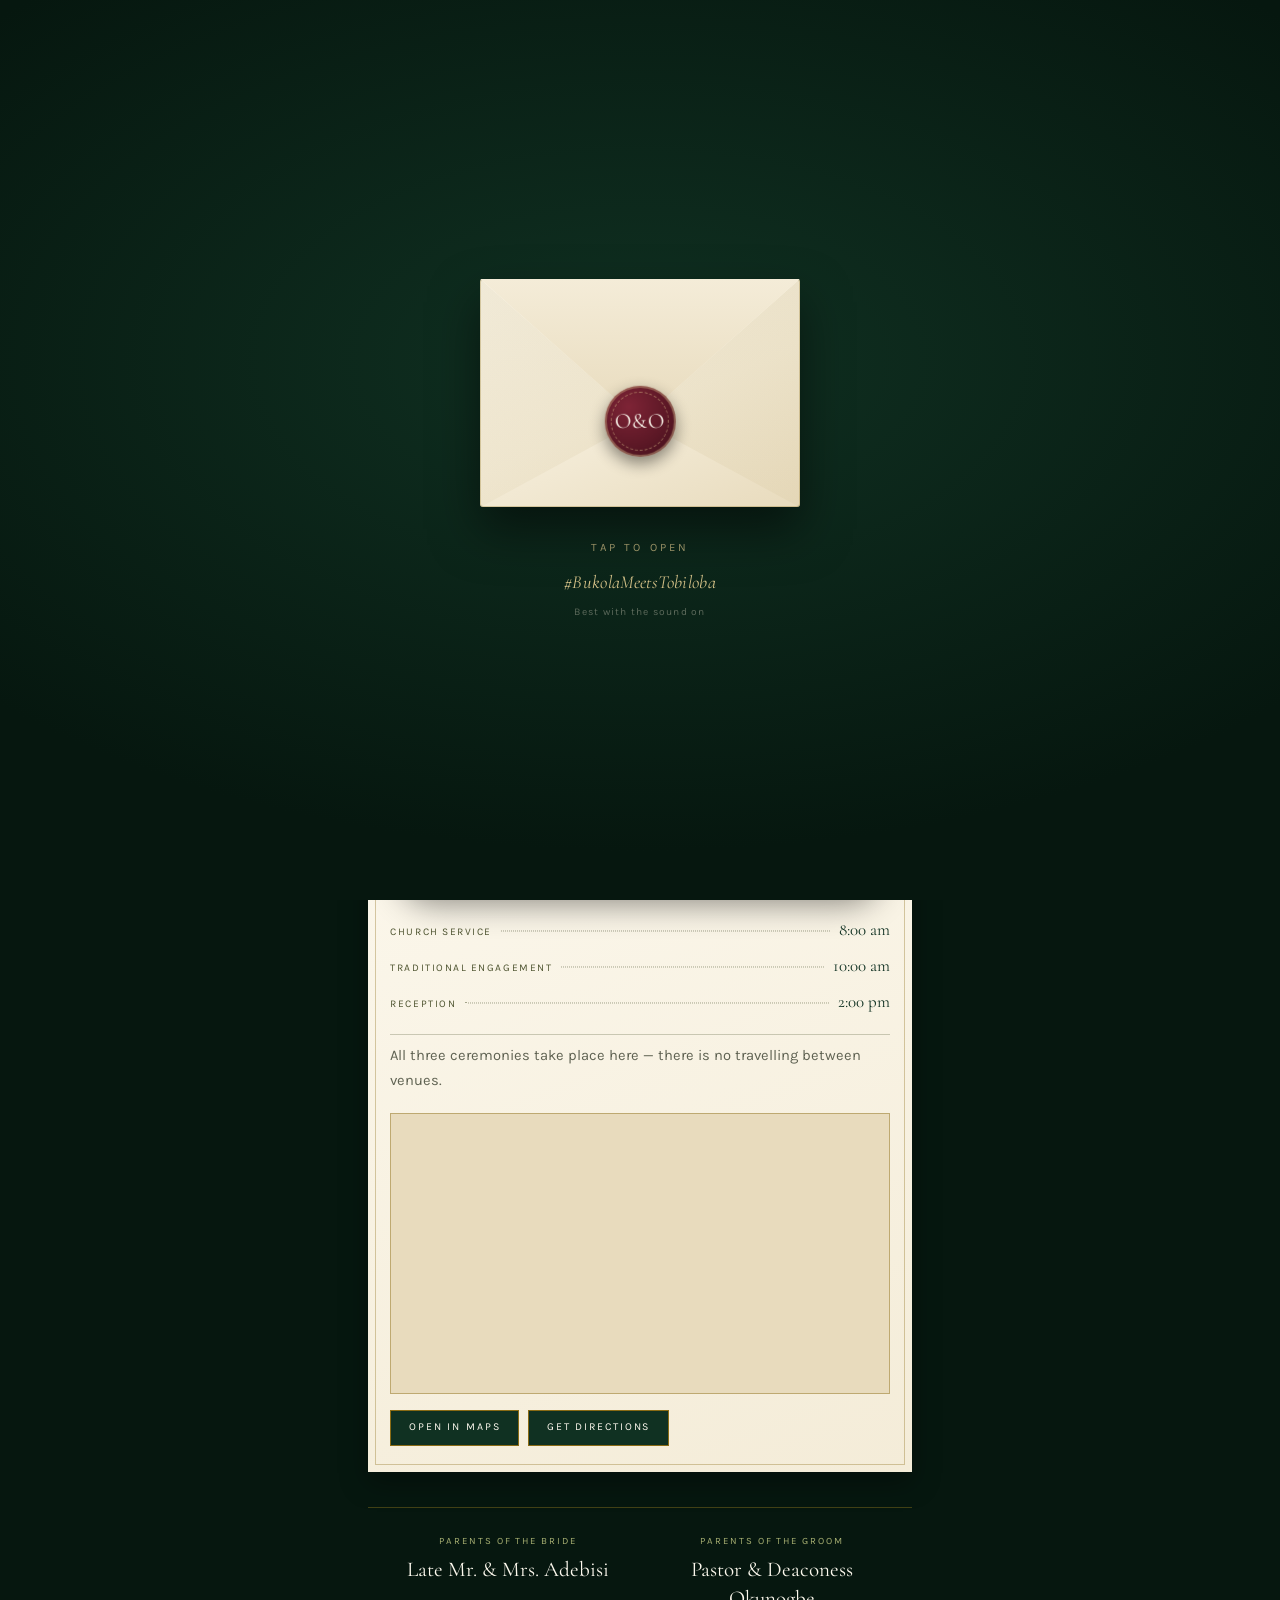
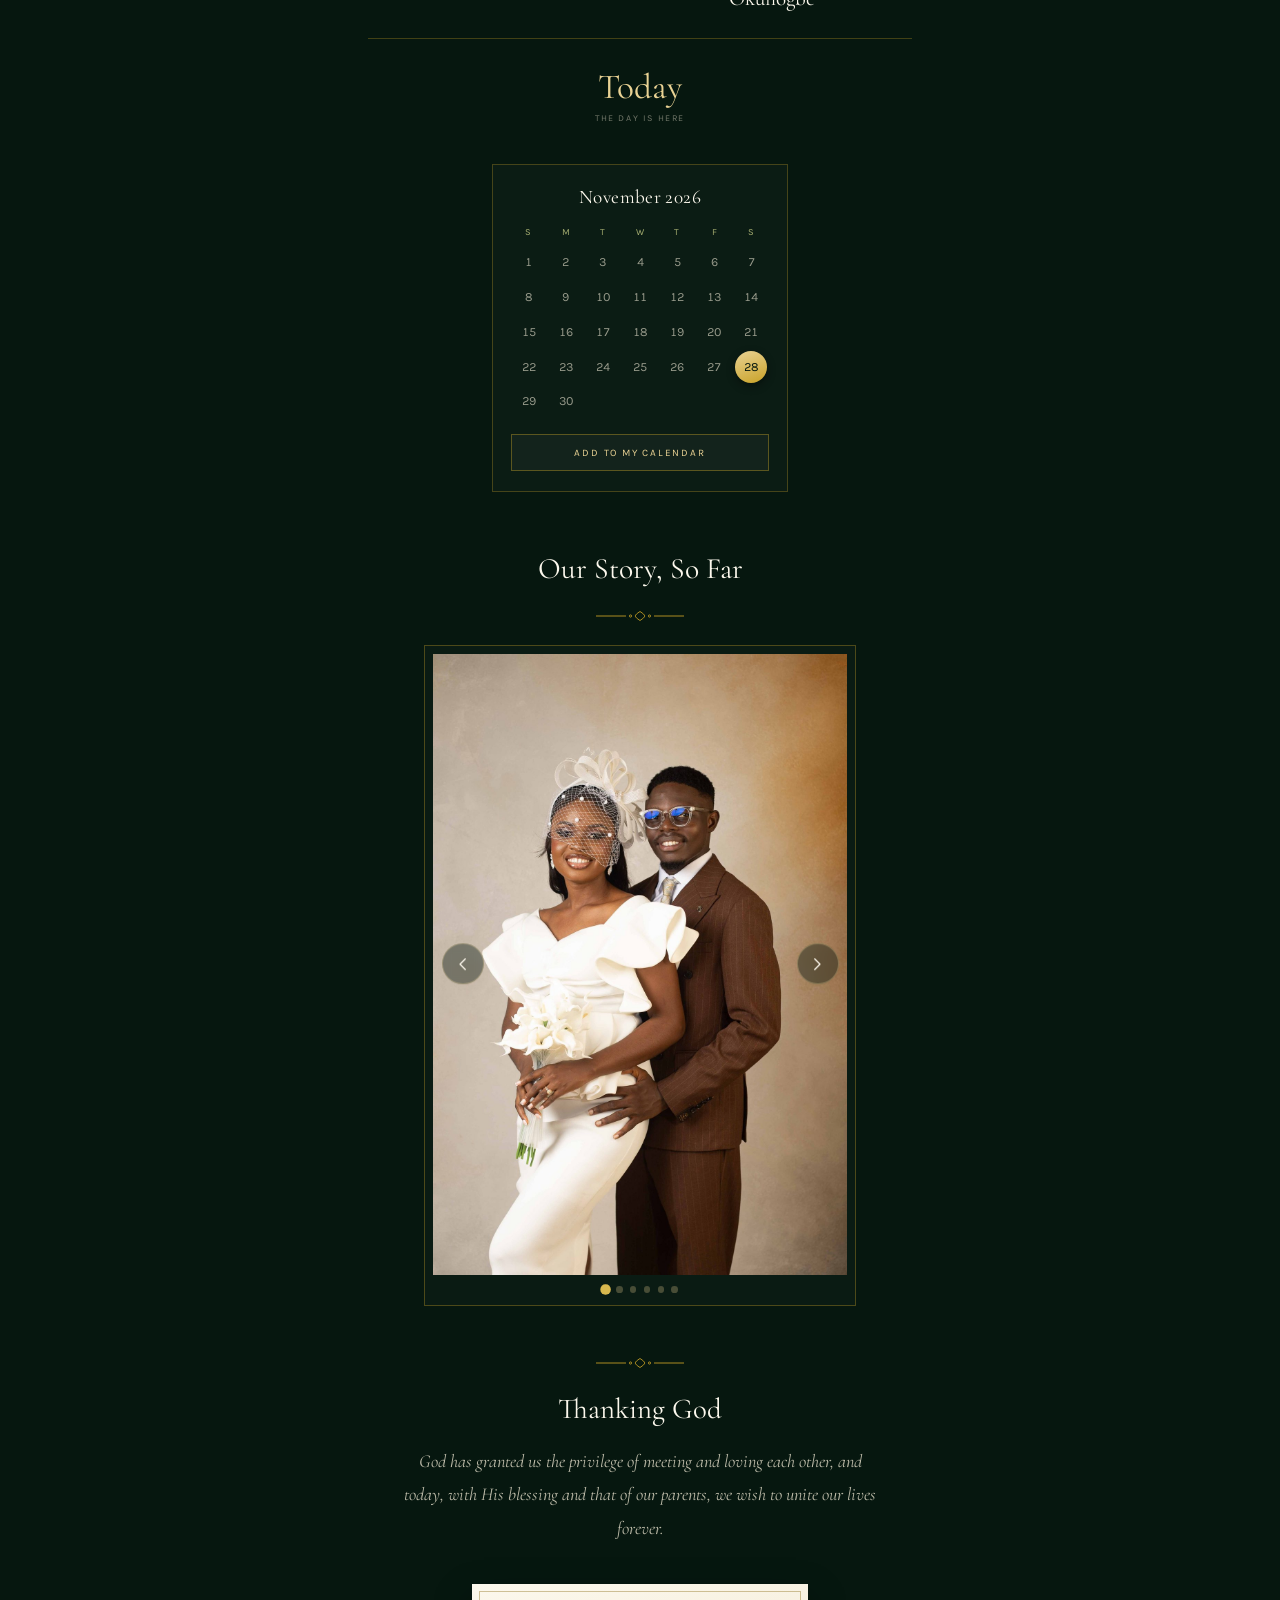
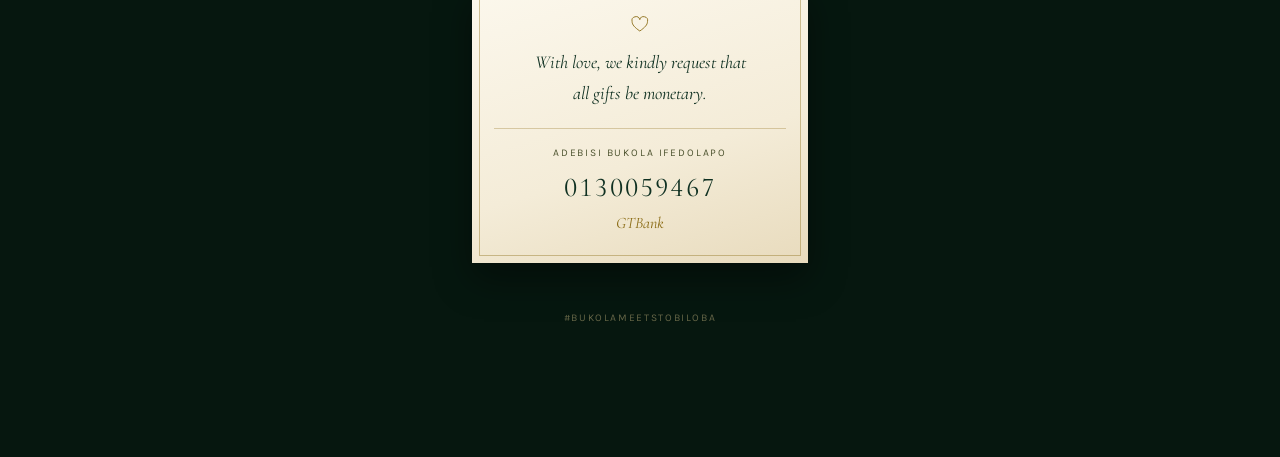
<file: wedding/index.html>
<!doctype html>
<html lang="en">
<head>
<meta charset="utf-8">
<meta name="viewport" content="width=device-width, initial-scale=1, viewport-fit=cover">
<title>{{names}} — You Are Invited</title>
<meta name="description" content="The wedding invitation, order of service and programmes.">
<meta name="theme-color" content="#06170F">
<link rel="manifest" href="manifest.webmanifest">
<link rel="icon" href="assets/img/favicon.svg" type="image/svg+xml">

<link rel="preconnect" href="https://fonts.googleapis.com">
<link rel="preconnect" href="https://fonts.gstatic.com" crossorigin>
<link rel="stylesheet"
      href="https://fonts.googleapis.com/css2?family=Cormorant+Garamond:ital,wght@0,300;0,400;0,600;1,300;1,400&family=Karla:wght@400;500&display=swap">
<link rel="stylesheet" href="assets/css/style.css">
</head>
<body>

<header data-masthead></header>

<main>
  <div class="wrap">

    <section class="card reveal" id="invitation" aria-label="Wedding invitation"></section>

    <section id="venueSection" aria-labelledby="venueTitle"></section>

    <section id="parentsSection" aria-label="Our families"></section>

    <div class="countdown" id="countdown" aria-live="off"></div>

    <div id="calendar"></div>

    <section class="section" id="gallerySection">
      <div class="section__head">
        <h2 class="section__title" id="galleryTitle"></h2>
        <svg class="fleuron" width="88" height="12" viewBox="0 0 88 12" fill="none"
             stroke="currentColor" stroke-width="1" aria-hidden="true">
          <path d="M0 6h30"/><path d="M58 6h30"/>
          <path d="M44 1.5c3.1 2 4.7 3.4 4.7 4.5S47.1 8.5 44 10.5C40.9 8.5 39.3 7.1 39.3 6S40.9 3.5 44 1.5Z"/>
          <circle cx="34.5" cy="6" r="1.1"/><circle cx="53.5" cy="6" r="1.1"/>
        </svg>
      </div>
      <div id="gallery"></div>
    </section>

    <section class="thanks" id="thanksSection" aria-labelledby="thanksTitle">
      <svg class="fleuron" width="88" height="12" viewBox="0 0 88 12" fill="none"
           stroke="currentColor" stroke-width="1" aria-hidden="true">
        <path d="M0 6h30"/><path d="M58 6h30"/>
        <path d="M44 1.5c3.1 2 4.7 3.4 4.7 4.5S47.1 8.5 44 10.5C40.9 8.5 39.3 7.1 39.3 6S40.9 3.5 44 1.5Z"/>
        <circle cx="34.5" cy="6" r="1.1"/><circle cx="53.5" cy="6" r="1.1"/>
      </svg>
      <h2 class="thanks__title" id="thanksTitle"></h2>
      <p class="thanks__body" id="thanksBody"></p>
      <div class="gifts" id="gifts"></div>
    </section>

    <p class="colophon" id="colophon"></p>
  </div>
</main>

<!-- The entrance. Tapping the seal opens the invitation and starts the music. -->
<div class="gate" id="gate">
  <div class="gate__inner">
    <div class="envelope" id="envelope" role="button" tabindex="0"
         aria-label="Open the invitation">
      <div class="envelope__body"></div>
      <div class="envelope__flap"></div>
      <div class="envelope__seal" id="seal"></div>
    </div>
    <p class="gate__hint">Tap to open</p>
    <p class="gate__tag" id="gateTag"></p>
    <p class="gate__note">Best with the sound on</p>
  </div>
</div>

<noscript>
  <p style="padding:2rem;text-align:center">
    This invitation needs JavaScript switched on to open.
  </p>
</noscript>

<script src="assets/js/data.js"></script>
<script src="assets/js/site.js"></script>
<script src="assets/js/gallery.js"></script>
<script src="assets/js/home.js"></script>
</body>
</html>
</file>
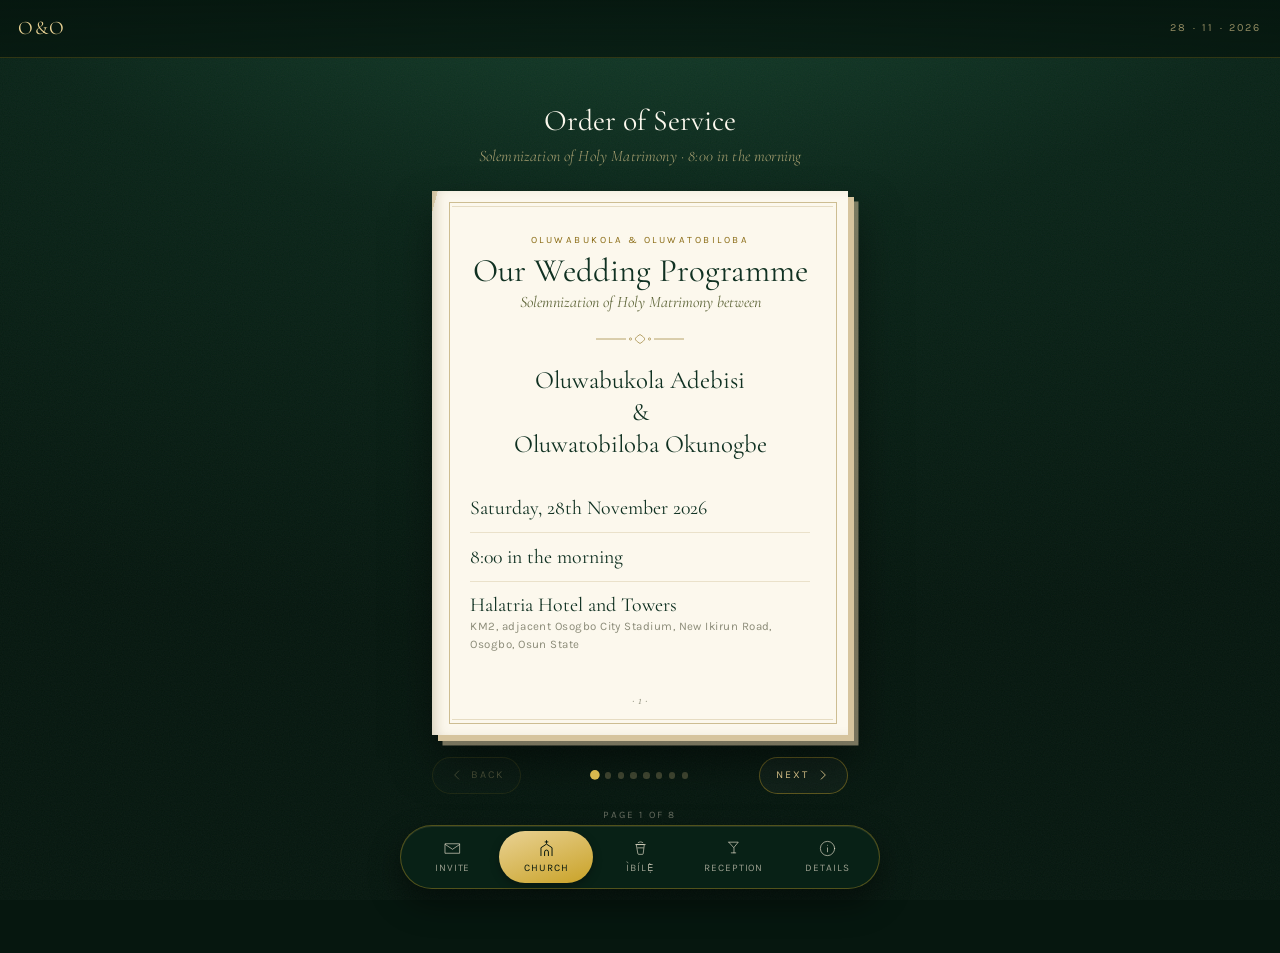
<file: wedding/church.html>
<!doctype html>
<html lang="en">
<head>
<meta charset="utf-8">
<meta name="viewport" content="width=device-width, initial-scale=1, viewport-fit=cover">
<title>Order of Service — {{names}}</title>
<meta name="description" content="The Order of Service programme.">
<meta name="theme-color" content="#06170F">
<link rel="manifest" href="manifest.webmanifest">
<link rel="icon" href="assets/img/favicon.svg" type="image/svg+xml">
<link rel="preconnect" href="https://fonts.googleapis.com">
<link rel="preconnect" href="https://fonts.gstatic.com" crossorigin>
<link rel="stylesheet"
      href="https://fonts.googleapis.com/css2?family=Cormorant+Garamond:ital,wght@0,300;0,400;0,600;1,300;1,400&family=Karla:wght@400;500&display=swap">
<link rel="stylesheet" href="assets/css/style.css">
</head>
<body>

<header data-masthead></header>

<main>
  <div class="wrap">
    <div class="section__head">
      <h1 class="section__title" data-title></h1>
      <p class="script" data-subtitle style="color:rgba(233,210,148,.7)"></p>
    </div>
    <div id="book"></div>
  </div>
</main>

<noscript><p style="padding:2rem;text-align:center">This programme needs JavaScript switched on.</p></noscript>

<script src="assets/js/data.js"></script>
<script src="assets/js/site.js"></script>
<script src="assets/js/booklet.js"></script>
<script src="assets/js/comingsoon.js"></script>
<script>
  Site.page(function () {
    ComingSoon.gate("church", function () {
      var book = WEDDING.church;
      document.querySelector("[data-title]").textContent = book.title;
      document.querySelector("[data-subtitle]").textContent = book.subtitle || "";
      Booklet.mount(document.getElementById("book"), book);
    });
  });
</script>
</body>
</html>
</file>
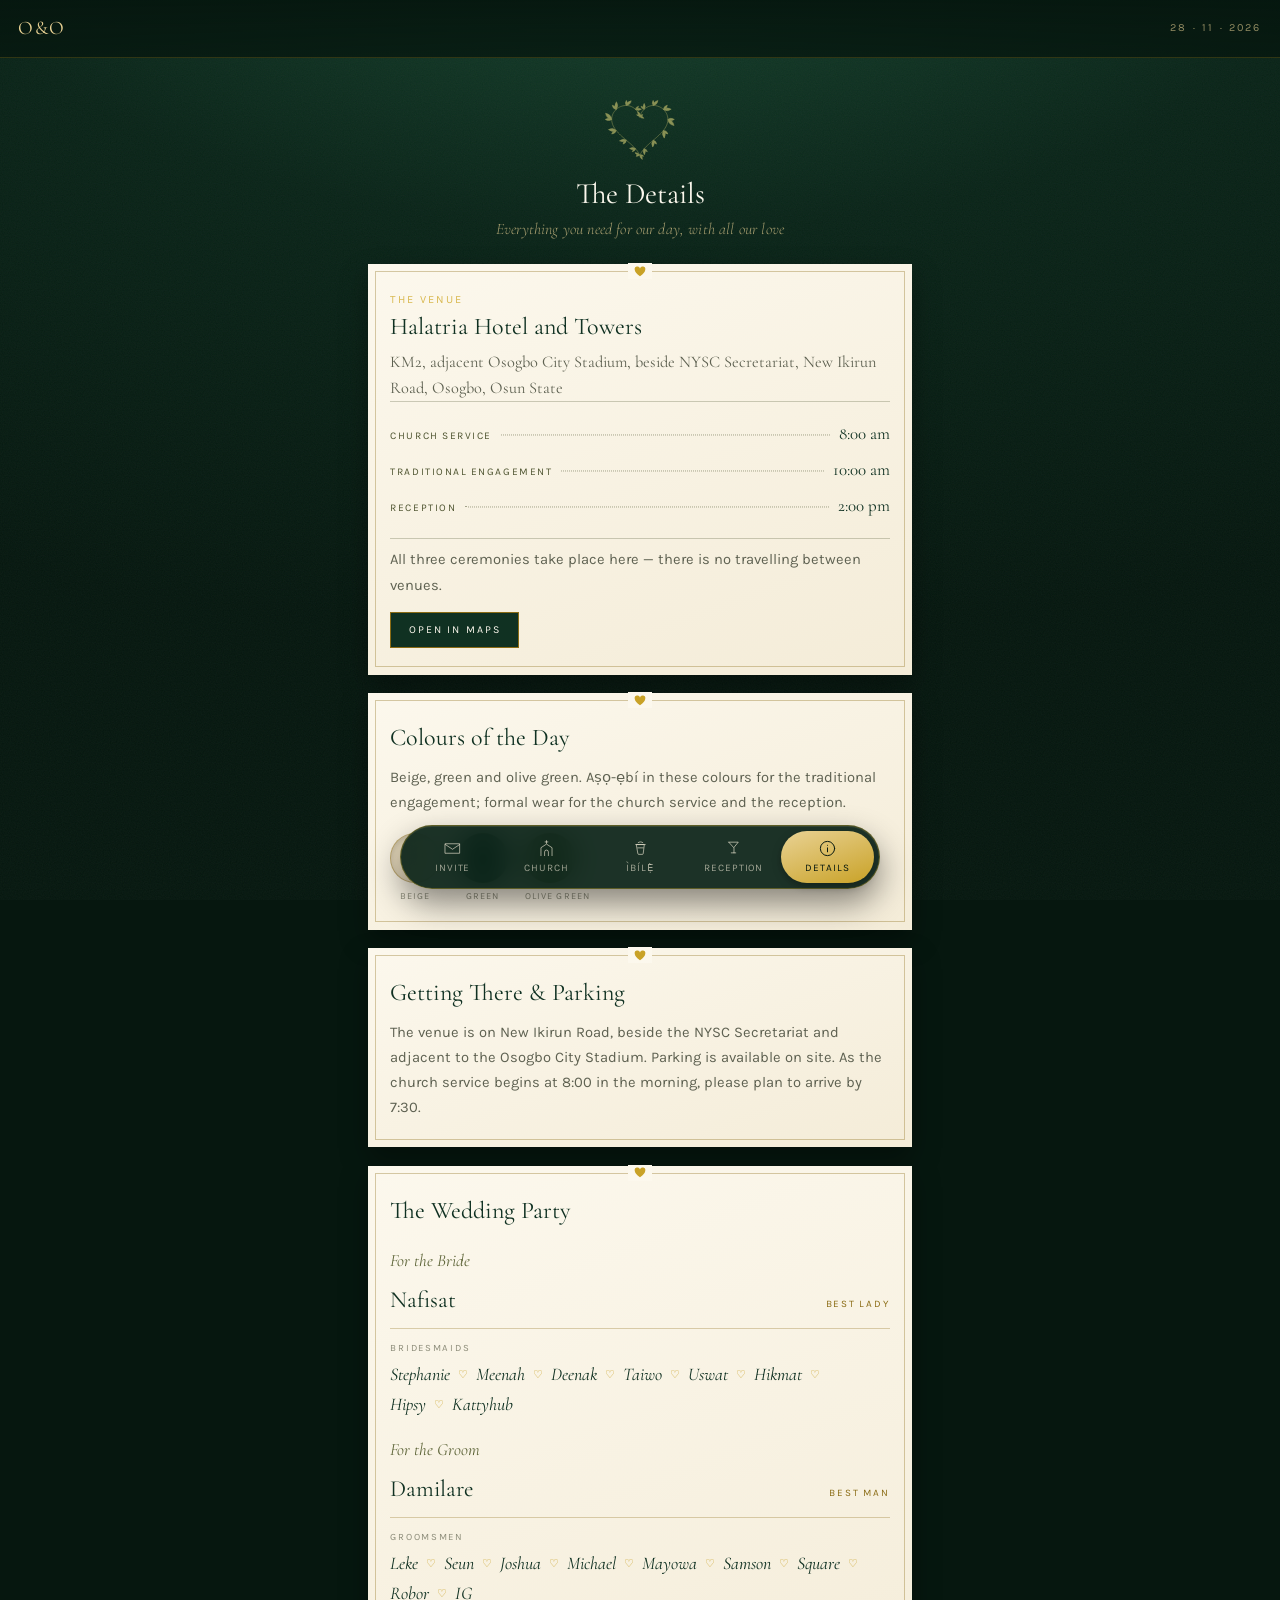
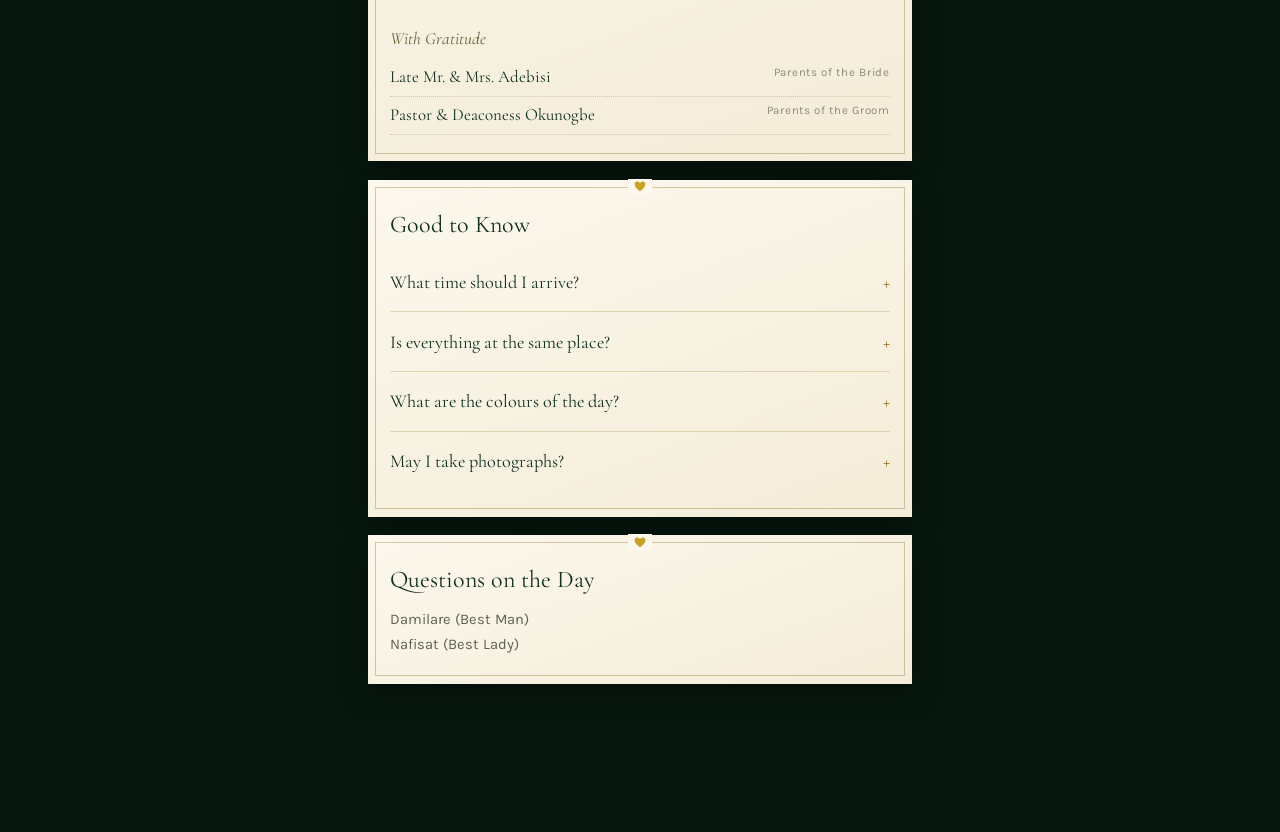
<file: wedding/details.html>
<!doctype html>
<html lang="en">
<head>
<meta charset="utf-8">
<meta name="viewport" content="width=device-width, initial-scale=1, viewport-fit=cover">
<title>Details — {{names}}</title>
<meta name="description" content="Venues, dress code, travel, RSVP and answers to the usual questions.">
<meta name="theme-color" content="#06170F">
<link rel="manifest" href="manifest.webmanifest">
<link rel="icon" href="assets/img/favicon.svg" type="image/svg+xml">
<link rel="preconnect" href="https://fonts.googleapis.com">
<link rel="preconnect" href="https://fonts.gstatic.com" crossorigin>
<link rel="stylesheet"
      href="https://fonts.googleapis.com/css2?family=Cormorant+Garamond:ital,wght@0,300;0,400;0,600;1,300;1,400&family=Karla:wght@400;500&display=swap">
<link rel="stylesheet" href="assets/css/style.css">
</head>
<body>

<header data-masthead></header>

<main>
  <div class="wrap">
    <div class="section__head">
      <h1 class="section__title">The Details</h1>
      <p class="script" style="color:rgba(233,210,148,.7)">Everything you need for our day, with all our love</p>
    </div>
    <div id="details"></div>
  </div>
</main>

<noscript><p style="padding:2rem;text-align:center">This page needs JavaScript switched on.</p></noscript>

<script src="assets/js/data.js"></script>
<script src="assets/js/site.js"></script>
<script src="assets/js/comingsoon.js"></script>
<script src="assets/js/details.js"></script>
</body>
</html>
</file>
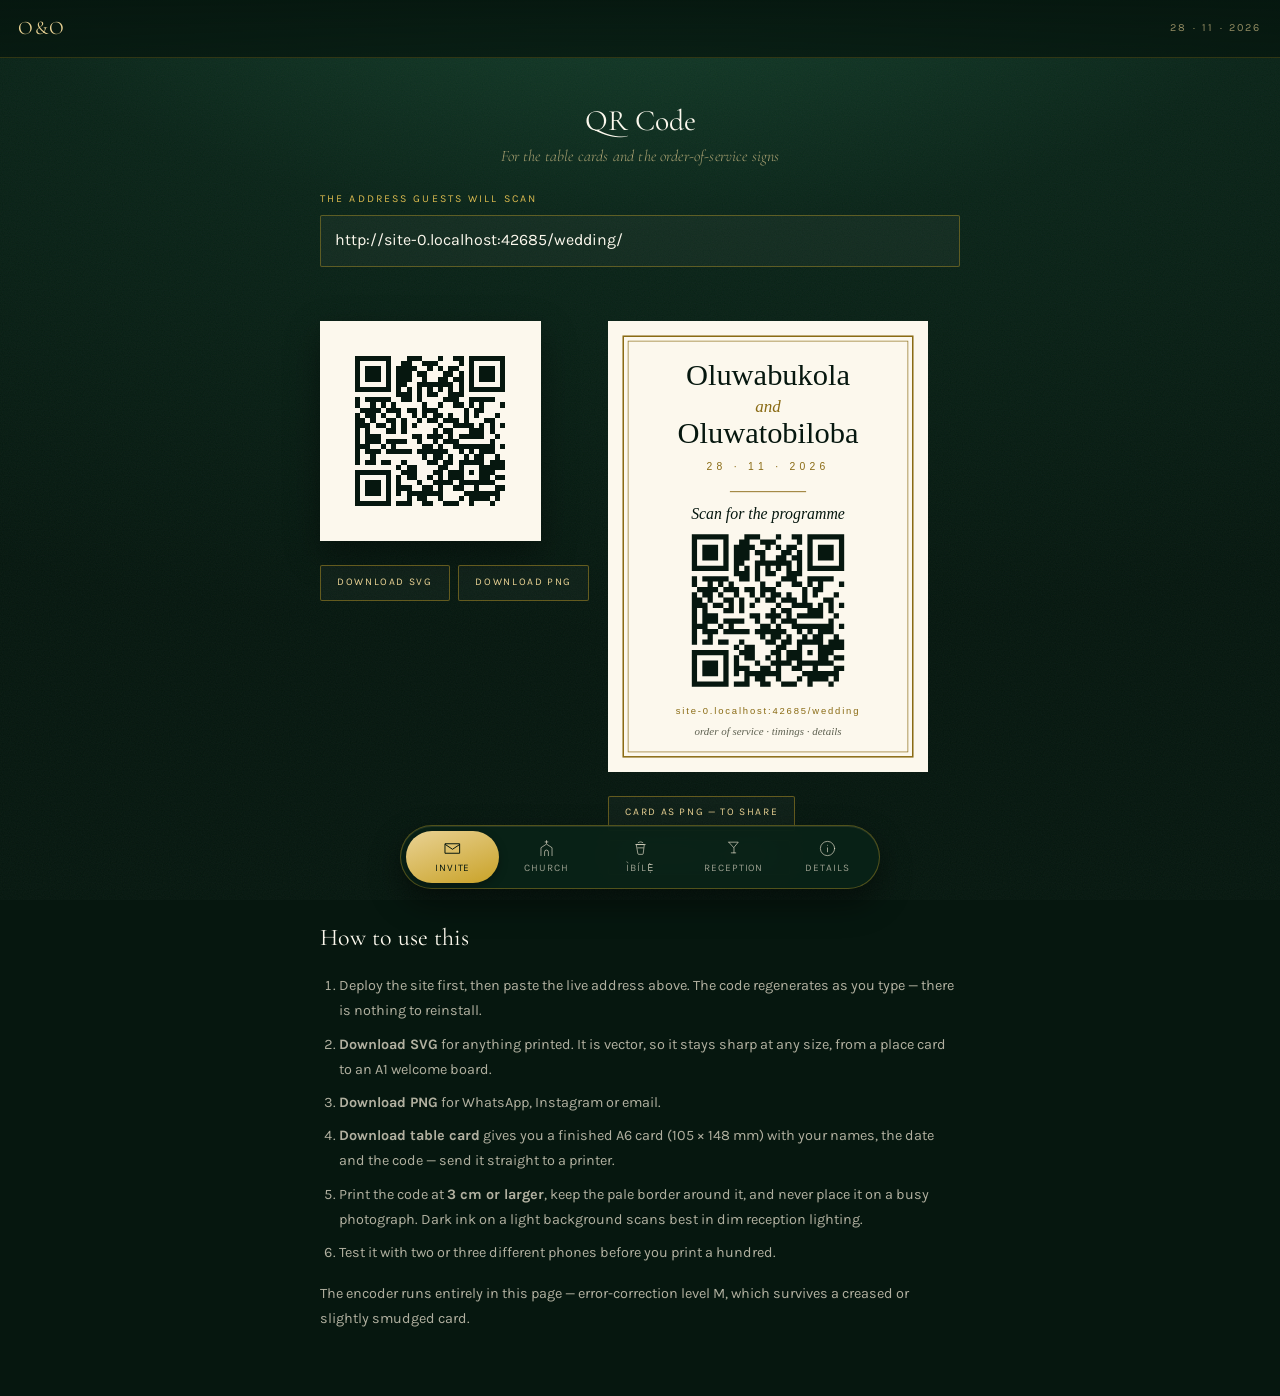
<file: wedding/qr.html>
<!doctype html>
<html lang="en">
<head>
<meta charset="utf-8">
<meta name="viewport" content="width=device-width, initial-scale=1">
<title>QR Code — Wedding Site</title>
<meta name="robots" content="noindex">
<meta name="theme-color" content="#06170F">
<link rel="preconnect" href="https://fonts.googleapis.com">
<link rel="preconnect" href="https://fonts.gstatic.com" crossorigin>
<link rel="stylesheet"
      href="https://fonts.googleapis.com/css2?family=Cormorant+Garamond:ital,wght@0,300;0,400;0,600;1,300;1,400&family=Karla:wght@400;500&display=swap">
<link rel="stylesheet" href="assets/css/style.css">
<style>
  /* This page is a tool for the couple, not part of the guest experience. */
  main { padding-bottom: 4rem; }
  .tool { max-width: 40rem; margin: 0 auto; }
  .field { margin: 1.4rem 0 .8rem; }
  .field label {
    display: block;
    font-size: .66rem;
    letter-spacing: .2em;
    text-transform: uppercase;
    color: var(--gold-400);
    margin-bottom: .45rem;
  }
  .field input {
    width: 100%;
    padding: .8rem .9rem;
    font: inherit;
    color: var(--paper-100);
    background: rgba(255,255,255,.04);
    border: 1px solid rgba(201,162,39,.4);
    border-radius: 2px;
  }
  .field input:focus { outline: 2px solid var(--gold-500); outline-offset: 1px; }
  .previews {
    display: grid;
    gap: 1.2rem;
    grid-template-columns: 1fr;
    margin-top: 1.6rem;
  }
  @media (min-width: 34rem) { .previews { grid-template-columns: auto 1fr; align-items: start; } }
  .preview-box {
    background: var(--paper-100);
    padding: .9rem;
    display: inline-block;
    box-shadow: 0 .8rem 2rem rgba(0,0,0,.4);
  }
  .preview-box svg { width: 12rem; height: 12rem; display: block; }
  .card-preview svg { width: 100%; height: auto; max-width: 20rem; }
  .btns { display: flex; flex-wrap: wrap; gap: .55rem; margin-top: 1rem; }
  .btns button {
    padding: .55rem 1rem;
    font-size: .64rem;
    letter-spacing: .16em;
    text-transform: uppercase;
    color: var(--gold-300);
    border: 1px solid rgba(201,162,39,.45);
    background: rgba(255,255,255,.03);
    border-radius: 2px;
  }
  .btns button:hover { background: rgba(201,162,39,.15); color: var(--paper-100); }
  .msg { margin-top: .8rem; font-size: .8rem; color: #E7A08C; min-height: 1.2em; }
  .steps { margin-top: 2.6rem; font-size: .9rem; line-height: 1.75; color: rgba(244,236,216,.72); }
  .steps h2 { font-family: var(--display); font-size: 1.5rem; color: var(--paper-100); margin-bottom: .5rem; }
  .steps ol { padding-left: 1.2rem; }
  .steps li { margin-bottom: .5rem; list-style: decimal; }
  .steps code {
    font-family: ui-monospace, Menlo, Consolas, monospace;
    font-size: .82em;
    background: rgba(255,255,255,.07);
    padding: .1rem .35rem;
    border-radius: 2px;
  }
</style>
</head>
<body>

<header data-masthead></header>

<main>
  <div class="tool">
    <div class="section__head">
      <h1 class="section__title">QR Code</h1>
      <p class="script" style="color:rgba(233,210,148,.7)">For the table cards and the order-of-service signs</p>
    </div>

    <div class="field">
      <label for="url">The address guests will scan</label>
      <input id="url" type="url" spellcheck="false" autocapitalize="off"
             placeholder="https://your-site.vercel.app">
    </div>
    <p class="msg" id="msg"></p>

    <div class="previews">
      <div>
        <div class="preview-box" id="qrBox"></div>
        <div class="btns">
          <button type="button" data-dl="svg">Download SVG</button>
          <button type="button" data-dl="png">Download PNG</button>
        </div>
      </div>
      <div>
        <div class="card-preview" id="cardBox"></div>
        <div class="btns">
          <button type="button" data-dl="cardpng">Card as PNG — to share</button>
          <button type="button" data-dl="card">Card as SVG — to print</button>
        </div>
      </div>
    </div>

    <div class="steps">
      <h2>How to use this</h2>
      <ol>
        <li>Deploy the site first, then paste the live address above. The code
          regenerates as you type — there is nothing to reinstall.</li>
        <li><strong>Download SVG</strong> for anything printed. It is vector, so it
          stays sharp at any size, from a place card to an A1 welcome board.</li>
        <li><strong>Download PNG</strong> for WhatsApp, Instagram or email.</li>
        <li><strong>Download table card</strong> gives you a finished A6 card
          (105 × 148 mm) with your names, the date and the code — send it
          straight to a printer.</li>
        <li>Print the code at <strong>3 cm or larger</strong>, keep the pale
          border around it, and never place it on a busy photograph. Dark ink
          on a light background scans best in dim reception lighting.</li>
        <li>Test it with two or three different phones before you print a hundred.</li>
      </ol>
      <p style="margin-top:1rem">
        The encoder runs entirely in this page — error-correction level M, which
        survives a creased or slightly smudged card.
      </p>
    </div>
  </div>
</main>

<script src="assets/js/data.js"></script>
<script src="assets/js/site.js"></script>
<script src="assets/js/qrcode.js"></script>
<script>
(function () {
  "use strict";
  var input = document.getElementById("url");
  var msg   = document.getElementById("msg");
  var qrBox = document.getElementById("qrBox");
  var cardBox = document.getElementById("cardBox");
  var current = { qr: "", card: "", url: "" };

  var INK = "#06170F", PAPER = "#FCF8ED", GOLD = "#8A6B14";

  function esc(s) {
    return String(s).replace(/[&<>"']/g, function (c) {
      return { "&": "&amp;", "<": "&lt;", ">": "&gt;", '"': "&quot;", "'": "&#39;" }[c];
    });
  }

  /* An A6 card, in millimetres, ready for a printer. */
  function buildCard(url) {
    var W = 105, H = 148;
    var m = QR.matrix(url);
    var side = 50;                       // QR size in mm
    var scale = side / m.size;
    var x0 = (W - side) / 2, y0 = 70;    // sits below the "Scan for…" line

    var path = "";
    for (var r = 0; r < m.size; r++)
      for (var c = 0; c < m.size; c++)
        if (m.grid[r][c])
          path += "M" + (x0 + c * scale).toFixed(3) + " " + (y0 + r * scale).toFixed(3) +
                  "h" + scale.toFixed(3) + "v" + scale.toFixed(3) + "h-" + scale.toFixed(3) + "z";

    var short = url.replace(/^https?:\/\//, "").replace(/\/$/, "");

    /* Names go on their own lines, and shrink if they are long, so a name
       like "Oluwatobiloba" can never run off the edge of the card. */
    function fit(text, maxWidth, maxSize) {
      var est = 0.53 * text.length;              // Georgia averages ~0.53em a glyph
      return Math.min(maxSize, maxWidth / est).toFixed(2);
    }
    var nameW = W - 26;
    var aSize = fit(WEDDING.couple.partnerA, nameW, 10);
    var bSize = fit(WEDDING.couple.partnerB, nameW, 10);
    var nameSize = Math.min(+aSize, +bSize);     // both names set at one size

    return '<svg xmlns="http://www.w3.org/2000/svg" width="' + W + 'mm" height="' + H + 'mm" ' +
      'viewBox="0 0 ' + W + " " + H + '">' +
      '<rect width="' + W + '" height="' + H + '" fill="' + PAPER + '"/>' +
      '<rect x="5" y="5" width="' + (W - 10) + '" height="' + (H - 10) + '" fill="none" stroke="' + GOLD + '" stroke-width=".5"/>' +
      '<rect x="6.6" y="6.6" width="' + (W - 13.2) + '" height="' + (H - 13.2) + '" fill="none" stroke="' + GOLD + '" stroke-width=".22"/>' +
      '<text x="' + W / 2 + '" y="21" text-anchor="middle" font-family="Georgia, serif" ' +
        'font-size="' + nameSize + '" fill="' + INK + '">' + esc(WEDDING.couple.partnerA) + "</text>" +
      '<text x="' + W / 2 + '" y="30" text-anchor="middle" font-family="Georgia, serif" ' +
        'font-style="italic" font-size="5.6" fill="' + GOLD + '">and</text>' +
      '<text x="' + W / 2 + '" y="40" text-anchor="middle" font-family="Georgia, serif" ' +
        'font-size="' + nameSize + '" fill="' + INK + '">' + esc(WEDDING.couple.partnerB) + "</text>" +
      '<text x="' + W / 2 + '" y="49" text-anchor="middle" font-family="Helvetica, Arial, sans-serif" ' +
        'font-size="3.4" letter-spacing="1.4" fill="' + GOLD + '">' + esc(WEDDING.event.dateShort) + "</text>" +
      '<line x1="40" y1="56" x2="65" y2="56" stroke="' + GOLD + '" stroke-width=".3"/>' +
      '<text x="' + W / 2 + '" y="65" text-anchor="middle" font-family="Georgia, serif" ' +
        'font-style="italic" font-size="5.2" fill="' + INK + '">Scan for the programme</text>' +
      '<path d="' + path + '" fill="' + INK + '"/>' +
      '<text x="' + W / 2 + '" y="' + (y0 + side + 9) + '" text-anchor="middle" ' +
        'font-family="Helvetica, Arial, sans-serif" font-size="3.1" letter-spacing=".6" fill="' + GOLD + '">' +
        esc(short) + "</text>" +
      '<text x="' + W / 2 + '" y="' + (y0 + side + 16) + '" text-anchor="middle" ' +
        'font-family="Georgia, serif" font-style="italic" font-size="3.6" fill="#5E6151">' +
        "order of service &#183; timings &#183; details</text>" +
      "</svg>";
  }

  function render() {
    var url = input.value.trim();
    current.url = url;
    if (!url) {
      qrBox.innerHTML = ""; cardBox.innerHTML = ""; msg.textContent = "";
      return;
    }
    try {
      current.qr = QR.svg(url, { scale: 8, quiet: 4, dark: INK, light: PAPER });
      current.card = buildCard(url);
      qrBox.innerHTML = current.qr;
      cardBox.innerHTML = current.card;
      msg.textContent = "";
    } catch (e) {
      msg.textContent = e.message;
    }
  }

  function download(name, text, type) {
    var blob = new Blob([text], { type: type });
    var a = document.createElement("a");
    a.href = URL.createObjectURL(blob);
    a.download = name;
    document.body.appendChild(a);
    a.click();
    a.remove();
    setTimeout(function () { URL.revokeObjectURL(a.href); }, 1000);
  }

  function downloadPng() {
    var m = QR.matrix(current.url);
    var quiet = 4, scale = 16;
    var dim = (m.size + quiet * 2) * scale;
    var cv = document.createElement("canvas");
    cv.width = cv.height = dim;
    var ctx = cv.getContext("2d");
    ctx.fillStyle = PAPER; ctx.fillRect(0, 0, dim, dim);
    ctx.fillStyle = INK;
    for (var r = 0; r < m.size; r++)
      for (var c = 0; c < m.size; c++)
        if (m.grid[r][c]) ctx.fillRect((c + quiet) * scale, (r + quiet) * scale, scale, scale);
    cv.toBlob(function (blob) {
      var a = document.createElement("a");
      a.href = URL.createObjectURL(blob);
      a.download = "wedding-qr.png";
      document.body.appendChild(a); a.click(); a.remove();
      setTimeout(function () { URL.revokeObjectURL(a.href); }, 1000);
    });
  }

  /* The A6 card rasterised, so it can be sent straight to WhatsApp, posted to
     a status, or emailed — none of which display an SVG. Roughly 300dpi. */
  function downloadCardPng() {
    var svgBlob = new Blob([current.card], { type: "image/svg+xml;charset=utf-8" });
    var url = URL.createObjectURL(svgBlob);
    var img = new Image();
    img.onload = function () {
      var W = 1240, H = 1748;                 // A6 at 300dpi
      var cv = document.createElement("canvas");
      cv.width = W; cv.height = H;
      var ctx = cv.getContext("2d");
      ctx.fillStyle = PAPER;
      ctx.fillRect(0, 0, W, H);
      ctx.drawImage(img, 0, 0, W, H);
      URL.revokeObjectURL(url);
      cv.toBlob(function (blob) {
        if (!blob) { msg.textContent = "Could not build the PNG — use the SVG instead."; return; }
        var a = document.createElement("a");
        a.href = URL.createObjectURL(blob);
        a.download = "wedding-invitation-card.png";
        document.body.appendChild(a); a.click(); a.remove();
        setTimeout(function () { URL.revokeObjectURL(a.href); }, 1000);
      }, "image/png");
    };
    img.onerror = function () {
      URL.revokeObjectURL(url);
      msg.textContent = "Could not build the PNG — use the SVG instead.";
    };
    img.src = url;
  }

  document.querySelector(".previews").addEventListener("click", function (e) {
    var b = e.target.closest("[data-dl]");
    if (!b || !current.url) return;
    if (b.dataset.dl === "svg") download("wedding-qr.svg", current.qr, "image/svg+xml");
    if (b.dataset.dl === "card") download("wedding-table-card-a6.svg", current.card, "image/svg+xml");
    if (b.dataset.dl === "cardpng") downloadCardPng();
    if (b.dataset.dl === "png") downloadPng();
  });

  input.addEventListener("input", render);

  // Start from wherever this page is being served, minus the /qr.html.
  document.addEventListener("DOMContentLoaded", function () {
    if (location.protocol !== "file:") {
      input.value = location.href.replace(/qr\.html.*$/, "");
    }
    render();
  });
})();
</script>
</body>
</html>
</file>
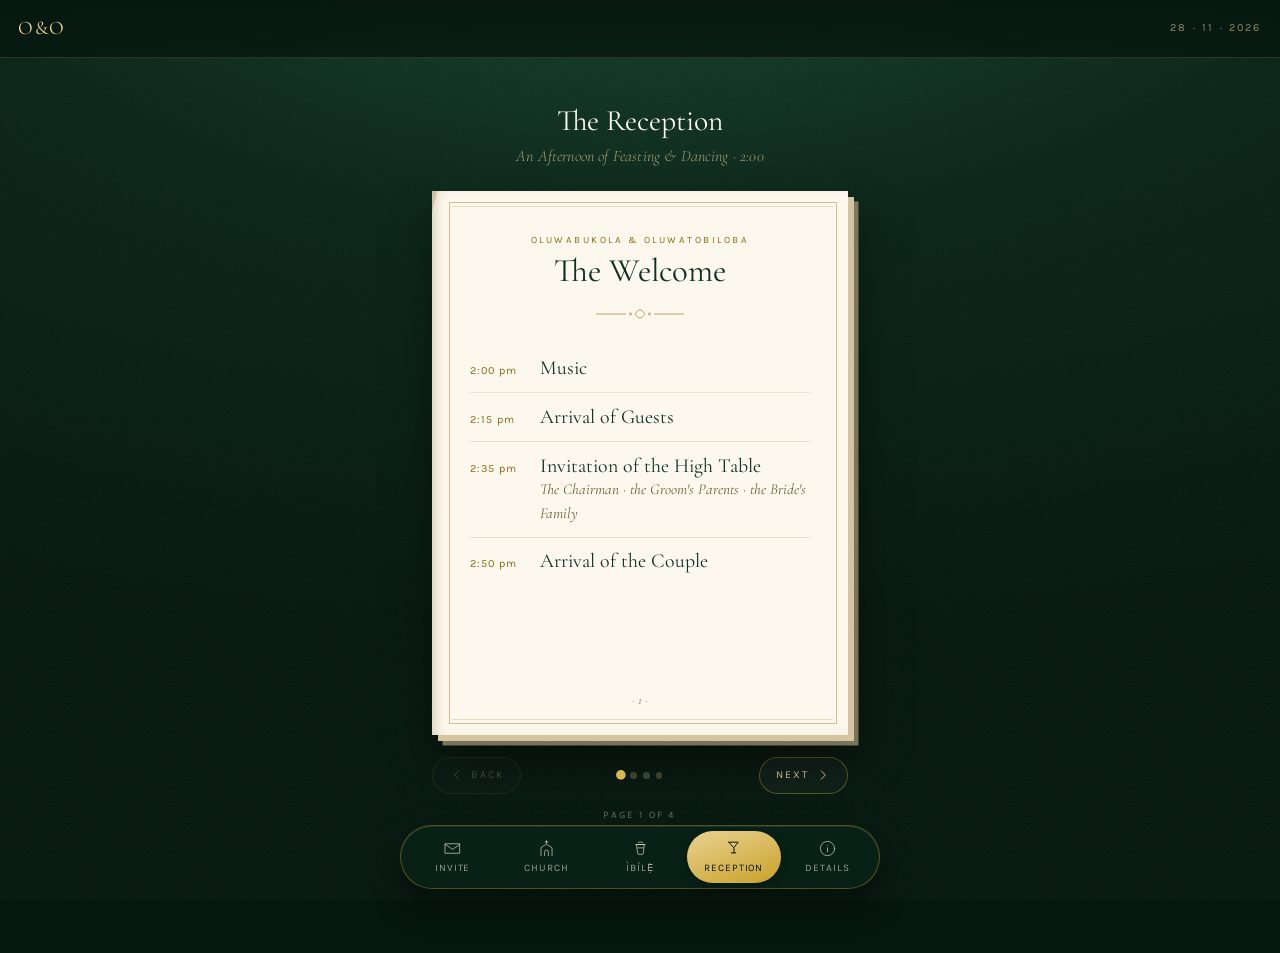
<file: wedding/reception.html>
<!doctype html>
<html lang="en">
<head>
<meta charset="utf-8">
<meta name="viewport" content="width=device-width, initial-scale=1, viewport-fit=cover">
<title>Reception — {{names}}</title>
<meta name="description" content="The Reception programme.">
<meta name="theme-color" content="#06170F">
<link rel="manifest" href="manifest.webmanifest">
<link rel="icon" href="assets/img/favicon.svg" type="image/svg+xml">
<link rel="preconnect" href="https://fonts.googleapis.com">
<link rel="preconnect" href="https://fonts.gstatic.com" crossorigin>
<link rel="stylesheet"
      href="https://fonts.googleapis.com/css2?family=Cormorant+Garamond:ital,wght@0,300;0,400;0,600;1,300;1,400&family=Karla:wght@400;500&display=swap">
<link rel="stylesheet" href="assets/css/style.css">
</head>
<body>

<header data-masthead></header>

<main>
  <div class="wrap">
    <div class="section__head">
      <h1 class="section__title" data-title></h1>
      <p class="script" data-subtitle style="color:rgba(233,210,148,.7)"></p>
    </div>
    <div id="book"></div>
  </div>
</main>

<noscript><p style="padding:2rem;text-align:center">This programme needs JavaScript switched on.</p></noscript>

<script src="assets/js/data.js"></script>
<script src="assets/js/site.js"></script>
<script src="assets/js/booklet.js"></script>
<script src="assets/js/comingsoon.js"></script>
<script>
  Site.page(function () {
    if (ComingSoon.mount("reception")) return;
    var book = WEDDING.reception;
    document.querySelector("[data-title]").textContent = book.title;
    document.querySelector("[data-subtitle]").textContent = book.subtitle || "";
    Booklet.mount(document.getElementById("book"), book);
  });
</script>
</body>
</html>
</file>
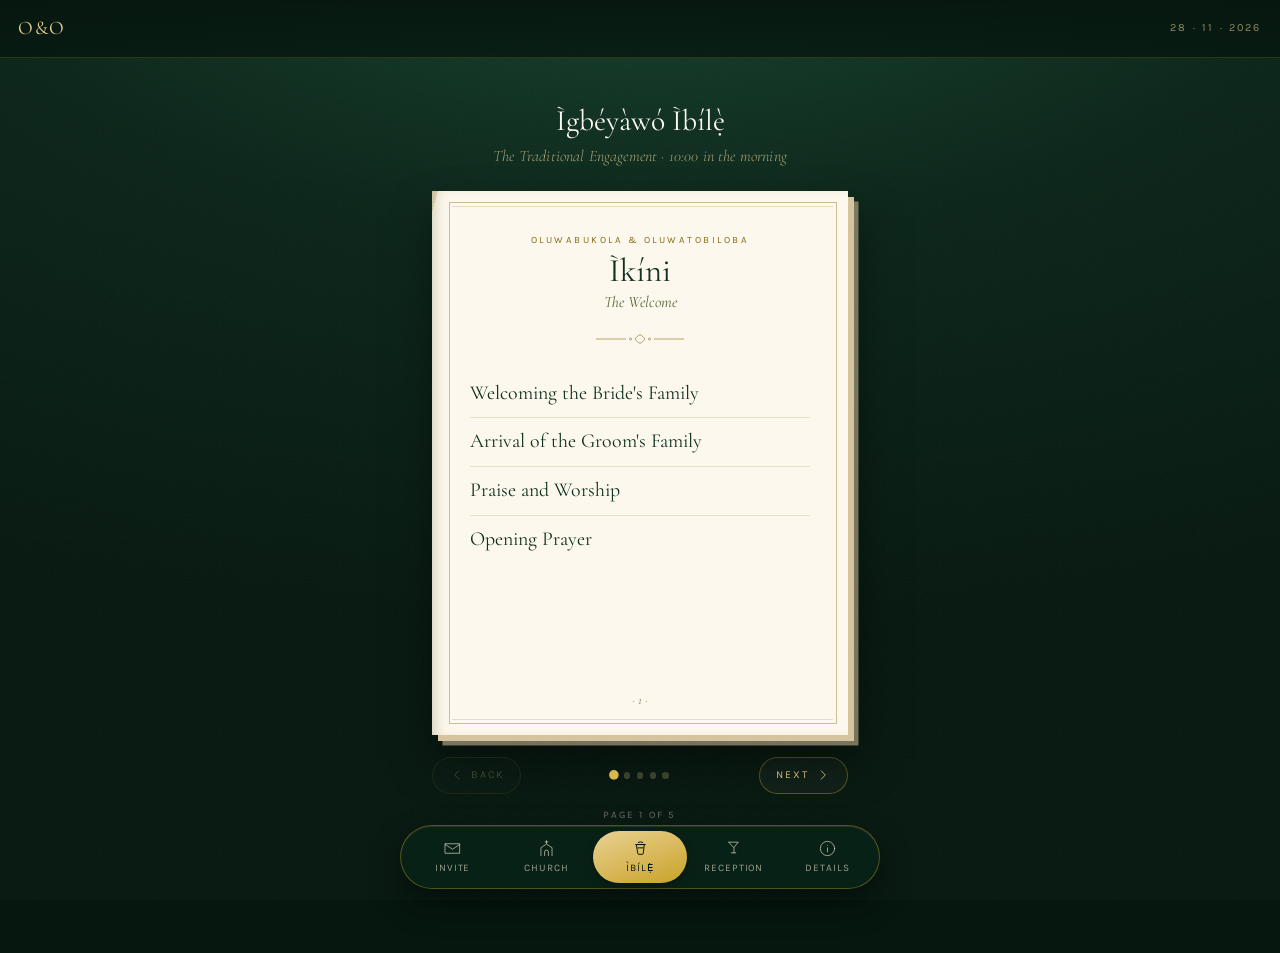
<file: wedding/traditional.html>
<!doctype html>
<html lang="en">
<head>
<meta charset="utf-8">
<meta name="viewport" content="width=device-width, initial-scale=1, viewport-fit=cover">
<title>Traditional Engagement — {{names}}</title>
<meta name="description" content="The Traditional Engagement programme.">
<meta name="theme-color" content="#06170F">
<link rel="manifest" href="manifest.webmanifest">
<link rel="icon" href="assets/img/favicon.svg" type="image/svg+xml">
<link rel="preconnect" href="https://fonts.googleapis.com">
<link rel="preconnect" href="https://fonts.gstatic.com" crossorigin>
<link rel="stylesheet"
      href="https://fonts.googleapis.com/css2?family=Cormorant+Garamond:ital,wght@0,300;0,400;0,600;1,300;1,400&family=Karla:wght@400;500&display=swap">
<link rel="stylesheet" href="assets/css/style.css">
</head>
<body>

<header data-masthead></header>

<main>
  <div class="wrap">
    <div class="section__head">
      <h1 class="section__title" data-title></h1>
      <p class="script" data-subtitle style="color:rgba(233,210,148,.7)"></p>
    </div>
    <div id="book"></div>
  </div>
</main>

<noscript><p style="padding:2rem;text-align:center">This programme needs JavaScript switched on.</p></noscript>

<script src="assets/js/data.js"></script>
<script src="assets/js/site.js"></script>
<script src="assets/js/booklet.js"></script>
<script src="assets/js/comingsoon.js"></script>
<script>
  Site.page(function () {
    ComingSoon.gate("traditional", function () {
      var book = WEDDING.traditional;
      document.querySelector("[data-title]").textContent = book.title;
      document.querySelector("[data-subtitle]").textContent = book.subtitle || "";
      Booklet.mount(document.getElementById("book"), book);
    });
  });
</script>
</body>
</html>
</file>
<file: wedding/assets/css/style.css>
/* ============================================================================
   Oluwabukola & Oluwatobiloba — Wedding site
   Green · olive green · beige, with antique gold as the metallic accent.
   Mobile first.
   You should not need to edit this file to change content — see js/data.js.
   ========================================================================== */

/* ── Tokens ─────────────────────────────────────────────────────────────── */
:root {
  --em-900: #06170F;
  --em-800: #0A2418;
  --em-700: #103122;
  --em-600: #17452F;
  --em-500: #1F5A3D;

  --gold-700: #8A6B14;
  --gold-500: #C9A227;
  --gold-400: #D8B84E;
  --gold-300: #E9D294;

  /* Olive — the third colour of the day. Used for the organic, typographic
     accents; gold stays reserved for the metallic ones. */
  --olive-700: #4E5430;
  --olive-600: #5F663A;
  --olive-500: #6F7742;
  --olive-400: #8A9256;
  --olive-300: #A9B173;

  --paper-100: #FCF8ED;
  --paper-200: #F4ECD8;
  --paper-300: #E8DBBD;
  --paper-400: #D6C49E;

  --ink:      #22261D;
  --ink-soft: #5E6151;
  --ink-faint:#8B8B78;

  --display: "Cormorant Garamond", "Hoefler Text", Garamond, "Times New Roman", serif;
  --ui: "Karla", "Helvetica Neue", Helvetica, Arial, sans-serif;

  --rule: 1px solid var(--gold-500);
  --nav-h: 4.75rem;

  --ease: cubic-bezier(.22, .61, .36, 1);
}

/* ── Reset ──────────────────────────────────────────────────────────────── */
*, *::before, *::after { box-sizing: border-box; }
html { -webkit-text-size-adjust: 100%; }
body {
  margin: 0;
  min-height: 100dvh;
  font-family: var(--ui);
  font-size: 16px;
  line-height: 1.55;
  color: var(--paper-200);
  background: var(--em-900);
  overflow-x: hidden;
  -webkit-font-smoothing: antialiased;
  text-rendering: optimizeLegibility;
}
img, video { max-width: 100%; display: block; }
button { font: inherit; color: inherit; background: none; border: 0; cursor: pointer; }
a { color: inherit; }
h1, h2, h3, h4 { margin: 0; font-weight: 400; }
p { margin: 0; }
ul { margin: 0; padding: 0; list-style: none; }

/* The emerald ground: a deep radial pool with a whisper of grain. */
body::before {
  content: "";
  position: fixed;
  inset: 0;
  z-index: -2;
  background:
    radial-gradient(120% 80% at 50% -10%, var(--em-600) 0%, var(--em-800) 45%, var(--em-900) 100%);
}
body::after {
  content: "";
  position: fixed;
  inset: 0;
  z-index: -1;
  pointer-events: none;
  opacity: .35;
  background-image: url("data:image/svg+xml,%3Csvg xmlns='http://www.w3.org/2000/svg' width='120' height='120'%3E%3Cfilter id='n'%3E%3CfeTurbulence type='fractalNoise' baseFrequency='.85' numOctaves='3'/%3E%3C/filter%3E%3Crect width='120' height='120' filter='url(%23n)' opacity='.14'/%3E%3C/svg%3E");
}

/* ── Typography helpers ─────────────────────────────────────────────────── */
.script {
  font-family: var(--display);
  font-weight: 300;
  font-style: italic;
  letter-spacing: .01em;
}
.serif { font-family: var(--display); font-weight: 400; }

.label {
  font-family: var(--ui);
  font-size: .6875rem;
  letter-spacing: .18em;
  text-transform: uppercase;
  color: var(--gold-400);
}

/* ── Page chrome ────────────────────────────────────────────────────────── */
.masthead {
  position: sticky;
  top: 0;
  z-index: 40;
  display: flex;
  align-items: center;
  justify-content: space-between;
  gap: 1rem;
  padding: .85rem 1.15rem;
  background: linear-gradient(to bottom, rgba(6,23,15,.96), rgba(6,23,15,.78));
  backdrop-filter: blur(10px);
  border-bottom: 1px solid rgba(201,162,39,.22);
}
.masthead__mono {
  font-family: var(--display);
  font-size: 1.2rem;
  letter-spacing: .06em;
  color: var(--gold-300);
}
.masthead__date {
  font-family: var(--ui);
  font-size: .68rem;
  letter-spacing: .2em;
  color: rgba(233,210,148,.62);
}

main { padding: 1.5rem 1.15rem calc(var(--nav-h) + 3.4rem); }
.wrap { max-width: 34rem; margin: 0 auto; }
.wrap--wide { max-width: 46rem; }

/* ── Bottom navigation — a floating brass rail, always under the thumb ──── */
.nav {
  position: fixed;
  left: 50%;
  bottom: max(.7rem, env(safe-area-inset-bottom));
  transform: translateX(-50%);
  z-index: 50;
  display: flex;
  align-items: stretch;
  width: min(30rem, calc(100vw - 1.4rem));
  padding: .3rem;
  border-radius: 2rem;
  background: rgba(9, 34, 23, .92);
  backdrop-filter: blur(14px);
  border: 1px solid rgba(201, 162, 39, .38);
  box-shadow: 0 .9rem 2rem rgba(0, 0, 0, .45), inset 0 1px 0 rgba(233,210,148,.12);
}
.nav a {
  flex: 1;
  display: flex;
  flex-direction: column;
  align-items: center;
  justify-content: center;
  gap: .18rem;
  padding: .48rem .1rem .42rem;
  border-radius: 1.7rem;
  text-decoration: none;
  color: rgba(244, 236, 216, .62);
  font-size: .625rem;
  letter-spacing: .09em;
  text-transform: uppercase;
  transition: color .25s var(--ease), background .25s var(--ease);
}
.nav a svg { width: 19px; height: 19px; stroke-width: 1.25; }
.nav a[aria-current="page"] {
  color: var(--em-900);
  background: linear-gradient(160deg, var(--gold-300), var(--gold-500));
  box-shadow: 0 .2rem .6rem rgba(0,0,0,.3);
}
.nav a:not([aria-current="page"]):hover { color: var(--gold-300); }

/* ── Ornaments ──────────────────────────────────────────────────────────── */
.fleuron { display: block; margin: 1.15rem auto; color: var(--gold-500); opacity: .85; }
.fleuron--paper { color: var(--gold-700); opacity: .6; }

.rule-pair {
  border: 0;
  height: 3px;
  margin: 1.4rem 0;
  border-top: 1px solid rgba(201,162,39,.55);
  border-bottom: 1px solid rgba(201,162,39,.55);
}

/* ═══════════════════════════════════════════════════════════════════════════
   THE ENTRANCE — envelope gate
   ═════════════════════════════════════════════════════════════════════════ */
.gate {
  position: fixed;
  inset: 0;
  z-index: 100;
  display: grid;
  place-items: center;
  padding: 1.5rem;
  background:
    radial-gradient(90% 70% at 50% 40%, var(--em-700) 0%, var(--em-900) 78%);
  transition: opacity .9s var(--ease), visibility .9s;
}
.gate.is-open { opacity: 0; visibility: hidden; pointer-events: none; }

.gate__inner { text-align: center; perspective: 1400px; }

.envelope {
  position: relative;
  width: min(20rem, 78vw);
  aspect-ratio: 7 / 5;
  margin: 0 auto;
  transform-style: preserve-3d;
  transition: transform 1s var(--ease), opacity .7s ease .35s;
  cursor: pointer;
}
.envelope__body {
  position: absolute;
  inset: 0;
  border-radius: 3px;
  background: linear-gradient(158deg, var(--paper-100) 0%, var(--paper-200) 55%, var(--paper-300) 100%);
  box-shadow: 0 1.4rem 3rem rgba(0,0,0,.5), inset 0 0 0 1px rgba(138,107,20,.28);
  overflow: hidden;
}
/* the two lower folds of the envelope, drawn with clipped triangles */
.envelope__body::before,
.envelope__body::after {
  content: "";
  position: absolute;
  inset: 0;
  background: linear-gradient(180deg, rgba(138,107,20,.10), rgba(138,107,20,.04));
}
.envelope__body::before { clip-path: polygon(0 0, 50% 62%, 0 100%); }
.envelope__body::after  { clip-path: polygon(100% 0, 50% 62%, 100% 100%); }

.envelope__flap {
  position: absolute;
  top: 0; left: 0; right: 0;
  height: 62%;
  transform-origin: top center;
  transform: rotateX(0deg);
  transition: transform 1.05s var(--ease);
  background: linear-gradient(180deg, var(--paper-200), var(--paper-300));
  clip-path: polygon(0 0, 100% 0, 50% 100%);
  box-shadow: 0 .35rem .8rem rgba(0,0,0,.18);
  z-index: 3;
}
.envelope__seal {
  position: absolute;
  top: 62%;
  left: 50%;
  z-index: 4;
  width: 4.4rem;
  height: 4.4rem;
  transform: translate(-50%, -50%);
  display: grid;
  place-items: center;
  border-radius: 50%;
  font-family: var(--display);
  font-size: 1.35rem;
  letter-spacing: .04em;
  color: var(--paper-100);
  background: radial-gradient(circle at 34% 30%, #7E2436 0%, #5C1826 58%, #3F0F1B 100%);
  box-shadow: 0 .4rem 1rem rgba(0,0,0,.45), inset 0 0 0 2px rgba(233,210,148,.35);
  transition: transform .45s var(--ease), opacity .45s ease;
}
.envelope__seal::after {
  content: "";
  position: absolute;
  inset: .38rem;
  border-radius: 50%;
  border: 1px dashed rgba(233,210,148,.45);
}

.gate__hint {
  margin-top: 2rem;
  font-size: .7rem;
  letter-spacing: .28em;
  text-transform: uppercase;
  color: rgba(233,210,148,.72);
  animation: breathe 3.4s ease-in-out infinite;
}
.gate__tag {
  margin-top: .7rem;
  font-family: var(--display);
  font-style: italic;
  font-size: 1.15rem;
  letter-spacing: .02em;
  color: rgba(233,210,148,.9);
}
.gate__note {
  margin-top: .55rem;
  font-size: .64rem;
  letter-spacing: .12em;
  color: rgba(244,236,216,.35);
}
@keyframes breathe { 0%,100% { opacity: .45 } 50% { opacity: 1 } }

/* opening */
.gate.is-opening .envelope__flap { transform: rotateX(-172deg); }
.gate.is-opening .envelope__seal { transform: translate(-50%,-50%) scale(.4); opacity: 0; }
.gate.is-opening .envelope { transform: translateY(14%) scale(1.14); opacity: 0; }
.gate.is-opening .gate__hint,
.gate.is-opening .gate__tag,
.gate.is-opening .gate__note { opacity: 0; transition: opacity .3s; }

/* ═══════════════════════════════════════════════════════════════════════════
   THE INVITATION CARD
   ═════════════════════════════════════════════════════════════════════════ */
.card {
  position: relative;
  padding: 2.9rem 1.6rem 2.6rem;
  text-align: center;
  color: var(--ink);
  background:
    linear-gradient(163deg, var(--paper-100) 0%, var(--paper-200) 58%, var(--paper-300) 100%);
  box-shadow: 0 1.6rem 3.4rem rgba(0,0,0,.45);
}
/* engraved double frame, inset from the paper edge */
.card::before {
  content: "";
  position: absolute;
  inset: .55rem;
  border: 1px solid rgba(138,107,20,.55);
  pointer-events: none;
}
.card::after {
  content: "";
  position: absolute;
  inset: .78rem;
  border: 1px solid rgba(138,107,20,.28);
  pointer-events: none;
}

/* Vertical rhythm inside the card, in the manner of engraved stationery:
   generous around the names, tighter within a group of related lines. */
.card > * + * { margin-top: 1.15rem; }
.card > .label + .card__invite { margin-top: 1.9rem; }
.card__names { margin-top: 2.1rem !important; }
.card > .fleuron { margin-top: 2rem; margin-bottom: 2rem; }
.card > .card__date + .card__city { margin-top: 1.6rem; }
.card > .card__city + .card__schedule { margin-top: 1.6rem; }
.card > .card__schedule + .card__parents { margin-top: 1.5rem; }
.card > * + .card__foot { margin-top: 1.8rem; }

.card__names {
  font-family: var(--display);
  font-weight: 300;
  font-size: clamp(2.6rem, 13.5vw, 4.1rem);
  line-height: .96;
  letter-spacing: -.005em;
  color: var(--em-700);
}
.card__amp {
  display: block;
  margin: .35rem 0;
  font-family: var(--display);
  font-style: italic;
  font-size: clamp(1.5rem, 7vw, 2.1rem);
  color: var(--gold-700);
}
.card__invite {
  margin: 0 auto;
  max-width: 21rem;
  font-family: var(--display);
  font-size: 1.06rem;
  line-height: 1.75;
  color: var(--ink-soft);
  white-space: pre-line;
}
.card__date {
  font-family: var(--display);
  font-size: 1.22rem;
  line-height: 1.5;
  color: var(--em-700);
}
.card__year {
  font-family: var(--ui);
  font-size: .66rem;
  letter-spacing: .3em;
  text-transform: uppercase;
  color: var(--gold-700);
}
.card__city {
  font-family: var(--display);
  font-style: italic;
  font-size: 1.22rem;
  line-height: 1.35;
  color: var(--em-700);
}
.card__address {
  display: block;
  margin-top: .3rem;
  font-family: var(--ui);
  font-style: normal;
  font-size: .74rem;
  line-height: 1.6;
  letter-spacing: .01em;
  color: var(--ink-soft);
  white-space: pre-line;
}
.card__foot {
  font-size: .68rem;
  letter-spacing: .16em;
  text-transform: uppercase;
  color: var(--ink-faint);
}

/* The order of the day, set like a printed programme with dotted leaders. */
.card__schedule {
  max-width: 19rem;
  margin-inline: auto;
  padding: .9rem 0;
  border-top: 1px solid rgba(78, 84, 48, .28);
  border-bottom: 1px solid rgba(78, 84, 48, .28);
}
.panel .card__schedule { max-width: none; }
.sched__row {
  display: flex;
  align-items: baseline;
  gap: .55rem;
  padding: .3rem 0;
}
.sched__label {
  font-size: .64rem;
  letter-spacing: .15em;
  text-transform: uppercase;
  color: var(--olive-600);
  white-space: nowrap;
}
.sched__dots {
  flex: 1 1 auto;
  min-width: .8rem;
  border-bottom: 1px dotted rgba(78, 84, 48, .5);
  transform: translateY(-.22em);
}
.sched__time {
  font-family: var(--display);
  font-size: 1.06rem;
  color: var(--em-700);
  white-space: nowrap;
}
/* On the details page each line of the order of the day opens its booklet. */
.sched__row--link {
  text-decoration: none;
  color: inherit;
  transition: background .2s;
  margin-inline: -.4rem;
  padding-inline: .4rem;
}
.sched__row--link:hover { background: rgba(111, 119, 66, .1); }
.sched__row--link .sched__label { color: var(--olive-700); }

/* Both families, named as they would be on the printed card. */
.card__parents {
  display: grid;
  grid-template-columns: 1fr 1fr;
  gap: .9rem 1.1rem;
}
.parents__col { text-align: center; }
.parents__side {
  display: block;
  font-size: .58rem;
  letter-spacing: .16em;
  text-transform: uppercase;
  color: var(--olive-600);
  margin-bottom: .25rem;
}
.parents__names {
  display: block;
  font-family: var(--display);
  font-size: 1.02rem;
  line-height: 1.35;
  color: var(--em-700);
}

/* staggered reveal after the envelope opens */
.reveal > * { opacity: 0; transform: translateY(14px); }
.reveal.is-revealed > * {
  opacity: 1;
  transform: none;
  transition: opacity .95s var(--ease), transform .95s var(--ease);
}
.reveal.is-revealed > *:nth-child(1) { transition-delay: .05s }
.reveal.is-revealed > *:nth-child(2) { transition-delay: .16s }
.reveal.is-revealed > *:nth-child(3) { transition-delay: .27s }
.reveal.is-revealed > *:nth-child(4) { transition-delay: .38s }
.reveal.is-revealed > *:nth-child(5) { transition-delay: .49s }
.reveal.is-revealed > *:nth-child(6) { transition-delay: .60s }
.reveal.is-revealed > *:nth-child(7) { transition-delay: .71s }
.reveal.is-revealed > *:nth-child(8) { transition-delay: .82s }

/* ── The venue, with its map ────────────────────────────────────────────── */
.venue { margin-top: 1.5rem; }

.venue__map {
  position: relative;
  margin-top: 1.2rem;
  aspect-ratio: 4 / 3;
  overflow: hidden;
  border: 1px solid rgba(138, 107, 20, .45);
  background: var(--paper-300);
}
@media (min-width: 34rem) { .venue__map { aspect-ratio: 16 / 9; } }
.venue__map iframe {
  width: 100%;
  height: 100%;
  border: 0;
  display: block;
  /* pulled a little toward the warmth of the paper it sits on */
  filter: saturate(.78) sepia(.1) contrast(1.02);
}

.venue__actions {
  display: flex;
  flex-wrap: wrap;
  gap: .55rem;
  margin-top: 1rem;
}
.venue__actions .panel__link { margin-top: 0; }
.panel__link--ghost {
  color: var(--em-700);
  background: transparent;
  border-color: rgba(138, 107, 20, .6);
}
.panel__link--ghost:hover { background: rgba(111, 119, 66, .12); }

/* ── Both families, on the emerald ground between two paper blocks ──────── */
.families {
  margin-top: 2.2rem;
  padding: 1.6rem 1.2rem;
  border-top: 1px solid rgba(201, 162, 39, .3);
  border-bottom: 1px solid rgba(201, 162, 39, .3);
}
.families__grid {
  display: grid;
  grid-template-columns: 1fr;
  gap: 1.5rem;
}
@media (min-width: 30rem) {
  .families__grid { grid-template-columns: 1fr 1fr; gap: 1.1rem 1.4rem; }
}
.families__col { text-align: center; }
.families__side {
  display: block;
  margin-bottom: .4rem;
  font-size: .6rem;
  letter-spacing: .2em;
  text-transform: uppercase;
  color: var(--olive-300);
}
.families__names {
  display: block;
  font-family: var(--display);
  font-size: 1.32rem;
  line-height: 1.35;
  color: var(--paper-100);
}

/* countdown strip under the card — ticks every second */
.countdown {
  display: flex;
  justify-content: center;
  gap: clamp(.7rem, 4vw, 1.5rem);
  margin-top: 1.9rem;
}
.countdown div { text-align: center; min-width: 3.1rem; }
.countdown b {
  display: block;
  font-family: var(--display);
  font-weight: 400;
  font-size: clamp(1.6rem, 8vw, 2.1rem);
  line-height: 1;
  color: var(--gold-300);
  font-variant-numeric: tabular-nums;
}
.countdown span {
  font-size: .56rem;
  letter-spacing: .18em;
  text-transform: uppercase;
  color: rgba(244,236,216,.45);
}
.countdown__today b { color: var(--gold-300); font-size: 2.2rem; }

/* ── The month, with the day ringed ─────────────────────────────────────── */
.cal {
  max-width: 18.5rem;
  margin: 2.2rem auto 0;
  padding: 1.1rem 1.15rem 1.25rem;
  border: 1px solid rgba(201, 162, 39, .3);
  background: rgba(255, 255, 255, .025);
}
.cal__month {
  text-align: center;
  font-family: var(--display);
  font-size: 1.2rem;
  letter-spacing: .02em;
  color: var(--paper-100);
}
.cal__grid {
  display: grid;
  grid-template-columns: repeat(7, 1fr);
  gap: .18rem;
  margin-top: .75rem;
}
.cal__dow {
  padding-bottom: .3rem;
  font-size: .58rem;
  text-align: center;
  letter-spacing: .04em;
  color: var(--olive-300);
}
.cal__day {
  /* square cells, so the marker on the day is a true circle */
  aspect-ratio: 1;
  display: grid;
  place-items: center;
  width: 2rem;
  margin: 0 auto;
  font-size: .78rem;
  border-radius: 50%;
  color: rgba(244, 236, 216, .6);
  font-variant-numeric: tabular-nums;
}
.cal__day.is-day {
  color: var(--em-900);
  background: linear-gradient(160deg, var(--gold-300), var(--gold-500));
  box-shadow: 0 .2rem .5rem rgba(0, 0, 0, .4);
}
.cal__add {
  display: block;
  width: 100%;
  margin-top: 1rem;
  padding: .6rem .8rem;
  font-size: .62rem;
  letter-spacing: .18em;
  text-transform: uppercase;
  color: var(--gold-300);
  border: 1px solid rgba(201, 162, 39, .4);
  background: rgba(255, 255, 255, .03);
  transition: background .25s, color .25s;
}
.cal__add:hover { background: rgba(201, 162, 39, .14); color: var(--paper-100); }

/* ── The crest, standing in until the photographs arrive ────────────────── */
.crest { text-align: center; }

.crest__medallion {
  max-width: 15.5rem;
  margin: .4rem auto 0;
}
.crest__medallion svg { width: 100%; height: auto; display: block; }

.crest__laurel {
  fill: var(--olive-500);
  stroke: var(--olive-500);
  stroke-width: 1;
  stroke-linejoin: round;
  opacity: .92;
}
.crest__ring { fill: none; stroke: var(--gold-500); stroke-width: 1; }
.crest__ring--fine { stroke-width: .5; opacity: .55; }

.crest__mono {
  font-family: var(--display);
  font-size: 38px;
  font-weight: 400;
  letter-spacing: .01em;
  fill: var(--gold-300);
}

.crest__verse {
  max-width: 26rem;
  margin: 1.4rem auto 0;
  font-family: var(--display);
  font-style: italic;
  font-size: 1.1rem;
  line-height: 1.8;
  color: rgba(244, 236, 216, .78);
}
.crest__ref {
  margin-top: .5rem;
  font-size: .6rem;
  letter-spacing: .2em;
  text-transform: uppercase;
  color: var(--olive-300);
}
.crest__note {
  margin-top: 1.3rem;
  font-family: var(--display);
  font-style: italic;
  font-size: .98rem;
  color: rgba(233, 210, 148, .55);
}

/* ── The note of thanks, beneath the photographs ────────────────────────── */
.thanks {
  margin-top: 3.2rem;
  text-align: center;
}
.thanks__title {
  font-family: var(--display);
  font-size: 1.8rem;
  color: var(--paper-100);
}
.thanks__body {
  max-width: 30rem;
  margin: .8rem auto 0;
  font-family: var(--display);
  font-style: italic;
  font-size: 1.14rem;
  line-height: 1.85;
  color: rgba(244, 236, 216, .76);
}

/* ── The gift note: a small paper card tucked beneath the note of thanks ── */
.gifts {
  position: relative;
  max-width: 21rem;
  margin: 2.4rem auto 0;
  padding: 2rem 1.4rem 1.7rem;
  text-align: center;
  color: var(--ink);
  background: linear-gradient(163deg, var(--paper-100), var(--paper-200) 60%, var(--paper-300));
  box-shadow: 0 1rem 2.2rem rgba(0, 0, 0, .4);
}
.gifts::before {
  content: "";
  position: absolute;
  inset: .45rem;
  border: 1px solid rgba(138, 107, 20, .4);
  pointer-events: none;
}
.gifts__heart {
  display: block;
  width: 1.1rem;
  margin: 0 auto .9rem;
  fill: none;
  stroke: var(--gold-700);
  stroke-width: 1.2;
}
.gifts__note {
  font-family: var(--display);
  font-style: italic;
  font-size: 1.14rem;
  line-height: 1.7;
  color: var(--em-700);
  white-space: pre-line;
}
.gifts__account {
  margin: 1.2rem auto 0;
  padding-top: 1.1rem;
  border-top: 1px solid rgba(138, 107, 20, .3);
}
.gifts__account span { display: block; }
.gifts__name {
  font-size: .64rem;
  letter-spacing: .18em;
  text-transform: uppercase;
  color: var(--olive-700);
}
.gifts__number {
  margin-top: .3rem;
  font-family: var(--display);
  font-size: 1.7rem;
  letter-spacing: .08em;
  color: var(--em-700);
  font-variant-numeric: lining-nums tabular-nums;
  user-select: all;          /* one tap selects the whole number to copy */
}
.gifts__bank {
  margin-top: .1rem;
  font-family: var(--display);
  font-style: italic;
  font-size: 1rem;
  color: var(--gold-700);
}

/* ── Colours of the day, so guests can match their aṣọ-ẹbí ──────────────── */
.swatches {
  display: flex;
  flex-wrap: wrap;
  gap: 1.1rem;
  margin-top: 1.1rem;
}
.swatch { text-align: center; }
.swatch i {
  display: block;
  width: 3.1rem;
  height: 3.1rem;
  border-radius: 50%;
  border: 1px solid rgba(138, 107, 20, .45);
  box-shadow: inset 0 .15rem .4rem rgba(0, 0, 0, .18);
}
.swatch span {
  display: block;
  margin-top: .4rem;
  font-size: .58rem;
  letter-spacing: .12em;
  text-transform: uppercase;
  color: var(--ink-faint);
}

/* ── Section headings on the emerald ground ─────────────────────────────── */
.section { margin-top: 3.4rem; }
.section__head { text-align: center; margin-bottom: 1.4rem; }
.section__title {
  font-family: var(--display);
  font-size: 1.85rem;
  color: var(--paper-100);
}

/* ═══════════════════════════════════════════════════════════════════════════
   GALLERY — slow crossfading slideshow
   ═════════════════════════════════════════════════════════════════════════ */
.gallery {
  position: relative;
  border: 1px solid rgba(201,162,39,.35);
  padding: .5rem;
  background: rgba(255,255,255,.02);
}
.gallery__stage {
  position: relative;
  aspect-ratio: 2 / 3;      /* a standing portrait, like a framed picture */
  overflow: hidden;
  background: var(--em-800);
  touch-action: pan-y;
}
/* On a wide screen the frame stays portrait and sits in the middle rather
   than stretching into a letterbox that would crop everyone's feet off. */
@media (min-width: 40rem) {
  .gallery { max-width: 27rem; margin-inline: auto; }
}

.slide {
  position: absolute;
  inset: 0;
  opacity: 0;
  transition: opacity 1.5s ease, transform 9s linear;
  transform: scale(1.06);
  pointer-events: none;
}
.slide.is-active {
  opacity: 1;
  transform: scale(1);      /* a slow Ken Burns settle over the dwell */
  pointer-events: auto;
}
/* Every picture is shown whole, over a soft, blurred copy of itself, so a
   portrait is never cropped to fill a frame of a different shape. */
.slide img, .slide video {
  position: relative;
  width: 100%;
  height: 100%;
  object-fit: contain;
}
.slide .slide__backdrop {
  position: absolute;
  inset: -8%;
  width: 116%;
  height: 116%;
  object-fit: cover;
  filter: blur(22px) brightness(.55) saturate(1.1);
}

.slide__caption {
  position: absolute;
  left: 0; right: 0; bottom: 0;
  padding: 2.6rem .95rem .8rem;
  font-family: var(--display);
  font-style: italic;
  font-size: .95rem;
  color: var(--paper-100);
  background: linear-gradient(to top, rgba(6,23,15,.86), transparent);
}

.gallery__arrow {
  position: absolute;
  top: 50%;
  transform: translateY(-50%);
  z-index: 3;
  width: 2.6rem;
  height: 2.6rem;
  display: grid;
  place-items: center;
  border-radius: 50%;
  color: var(--paper-100);
  background: rgba(6,23,15,.42);
  border: 1px solid rgba(233,210,148,.3);
  backdrop-filter: blur(4px);
}
.gallery__arrow--prev { left: .55rem; }
.gallery__arrow--next { right: .55rem; }

.gallery__dots {
  display: flex;
  justify-content: center;
  gap: .45rem;
  padding: .7rem 0 .25rem;
}
.gallery__dots button {
  width: .42rem; height: .42rem;
  padding: 0;
  border-radius: 50%;
  background: rgba(233,210,148,.28);
  transition: background .3s, transform .3s;
}
.gallery__dots button[aria-current="true"] {
  background: var(--gold-400);
  transform: scale(1.5);
}

.unmute {
  position: absolute;
  right: .6rem;
  bottom: .6rem;
  z-index: 4;
  display: inline-flex;
  align-items: center;
  gap: .35rem;
  padding: .35rem .7rem;
  border-radius: 1.4rem;
  font-size: .64rem;
  letter-spacing: .12em;
  text-transform: uppercase;
  color: var(--paper-100);
  background: rgba(6,23,15,.66);
  border: 1px solid rgba(233,210,148,.34);
}

/* ═══════════════════════════════════════════════════════════════════════════
   THE BOOKLET — a paper program you turn by hand
   ═════════════════════════════════════════════════════════════════════════ */
.book {
  position: relative;
  perspective: 1800px;
  perspective-origin: 50% 42%;
  margin: 0 auto;
  max-width: 26rem;
}
.book__stack {
  position: relative;
  min-height: 30rem;
}
/* the closed edge of the block of pages, on the binding side */
.book__stack::before {
  content: "";
  position: absolute;
  top: .35rem; bottom: -.35rem; left: .35rem; right: -.35rem;
  background: var(--paper-400);
  box-shadow: .28rem .28rem 0 rgba(214,196,158,.55), 0 1.2rem 2.6rem rgba(0,0,0,.5);
}

.leaf {
  position: relative;
  z-index: 1;
  padding: 2.1rem 1.5rem 3.4rem;
  min-height: 30rem;
  color: var(--ink);
  background:
    linear-gradient(105deg, var(--paper-300) 0 .35rem, var(--paper-100) .35rem 100%),
    var(--paper-100);
  box-shadow: inset .55rem 0 .9rem -.55rem rgba(90,70,20,.35);
}
.leaf::before {
  content: "";
  position: absolute;
  inset: .7rem .7rem .7rem 1.05rem;
  border: 1px solid rgba(138,107,20,.42);
  pointer-events: none;
}
.leaf::after {
  content: "";
  position: absolute;
  inset: .92rem .92rem .92rem 1.27rem;
  border-top: 1px solid rgba(138,107,20,.2);
  border-bottom: 1px solid rgba(138,107,20,.2);
  pointer-events: none;
}

.leaf__eyebrow {
  font-size: .6rem;
  letter-spacing: .26em;
  text-transform: uppercase;
  color: var(--gold-700);
  text-align: center;
}
.leaf__heading {
  margin-top: .3rem;
  font-family: var(--display);
  font-size: 2.05rem;
  line-height: 1.15;
  text-align: center;
  color: var(--em-700);
}
.leaf__sub {
  font-family: var(--display);
  font-style: italic;
  font-size: 1rem;
  text-align: center;
  color: var(--olive-600);
}

.order { margin-top: 1.5rem; }
.order li {
  position: relative;
  padding: .72rem 0 .72rem 0;
  border-bottom: 1px solid rgba(138,107,20,.16);
}
.order li:last-child { border-bottom: 0; }
.order__row { display: flex; gap: .75rem; align-items: baseline; }
.order__time {
  flex: 0 0 3.6rem;
  font-family: var(--ui);
  font-size: .68rem;
  letter-spacing: .08em;
  color: var(--gold-700);
  padding-top: .18rem;
}
.order__title {
  font-family: var(--display);
  font-size: 1.24rem;
  line-height: 1.25;
  color: var(--em-700);
}
.order__by {
  font-family: var(--display);
  font-style: italic;
  font-size: .95rem;
  color: var(--olive-600);
}
.order__note {
  font-size: .72rem;
  letter-spacing: .04em;
  color: var(--ink-faint);
}
.order__prose {
  margin-top: 1.6rem;
  font-family: var(--display);
  font-size: 1.12rem;
  line-height: 1.8;
  text-align: center;
  color: var(--ink-soft);
}

/* the names on a booklet's title page */
.leaf__lead {
  margin-top: 1.1rem;
  font-family: var(--display);
  font-size: 1.55rem;
  line-height: 1.3;
  text-align: center;
  color: var(--em-700);
}

/* "happening now" marker on timed items */
.order li.is-now::before {
  content: "";
  position: absolute;
  left: -1.05rem;
  top: 1.05rem;
  width: .38rem;
  height: .38rem;
  border-radius: 50%;
  background: var(--gold-500);
  box-shadow: 0 0 0 0 rgba(201,162,39,.6);
  animation: pulse 2.4s infinite;
}
.order li.is-now .order__title { color: var(--em-500); }
.now-tag {
  display: inline-block;
  margin-left: .5rem;
  padding: .06rem .42rem;
  border-radius: 1rem;
  font-family: var(--ui);
  font-size: .55rem;
  letter-spacing: .16em;
  text-transform: uppercase;
  color: var(--paper-100);
  background: var(--em-600);
  vertical-align: .18em;
}
@keyframes pulse {
  0%   { box-shadow: 0 0 0 0 rgba(201,162,39,.55) }
  70%  { box-shadow: 0 0 0 .5rem rgba(201,162,39,0) }
  100% { box-shadow: 0 0 0 0 rgba(201,162,39,0) }
}

/* page number, printed at the foot of each leaf */
.leaf__folio {
  position: absolute;
  left: 0; right: 0;
  bottom: 1.55rem;
  text-align: center;
  font-family: var(--display);
  font-style: italic;
  font-size: .82rem;
  color: var(--ink-faint);
}

/* the turning leaf */
.flipper {
  position: absolute;
  inset: 0;
  z-index: 5;
  transform-style: preserve-3d;
  transform-origin: left center;
  pointer-events: none;
  will-change: transform;
}
.flipper .face {
  position: absolute;
  inset: 0;
  backface-visibility: hidden;
  -webkit-backface-visibility: hidden;
  overflow: hidden;
}
.flipper .face--back {
  transform: rotateY(180deg);
  background:
    linear-gradient(255deg, var(--paper-300) 0 .35rem, var(--paper-100) .35rem 100%),
    var(--paper-100);
  box-shadow: inset -.55rem 0 .9rem -.55rem rgba(90,70,20,.35);
}
.flipper .face--back::before {
  content: "";
  position: absolute;
  inset: .7rem 1.05rem .7rem .7rem;
  border: 1px solid rgba(138,107,20,.16);
}

/* shadow the turning page casts on the leaf beneath it */
.book__shade {
  position: absolute;
  inset: 0;
  z-index: 4;
  opacity: 0;
  pointer-events: none;
  background: linear-gradient(to right, rgba(0,0,0,.35), transparent 62%);
}

/* ── Booklet controls ───────────────────────────────────────────────────── */
.book__controls {
  display: flex;
  align-items: center;
  justify-content: space-between;
  gap: 1rem;
  margin: 1.35rem auto 0;
  max-width: 26rem;
}
.turn {
  display: inline-flex;
  align-items: center;
  gap: .45rem;
  padding: .6rem 1.05rem;
  border-radius: 2rem;
  font-size: .66rem;
  letter-spacing: .18em;
  text-transform: uppercase;
  color: var(--gold-300);
  border: 1px solid rgba(201,162,39,.42);
  background: rgba(255,255,255,.03);
  transition: background .25s, color .25s, opacity .25s;
}
.turn:hover:not(:disabled) { background: rgba(201,162,39,.14); color: var(--paper-100); }
.turn:disabled { opacity: .25; cursor: default; }
.turn svg { width: 14px; height: 14px; }

.pips { display: flex; align-items: center; gap: .4rem; }
.pips button {
  width: .4rem; height: .4rem;
  padding: 0;
  border-radius: 50%;
  background: rgba(233,210,148,.26);
  transition: transform .3s var(--ease), background .3s;
}
.pips button[aria-current="true"] { background: var(--gold-400); transform: scale(1.6); }

.folio-count {
  text-align: center;
  margin-top: .8rem;
  font-size: .62rem;
  letter-spacing: .22em;
  text-transform: uppercase;
  color: rgba(244,236,216,.4);
}

/* ═══════════════════════════════════════════════════════════════════════════
   DETAILS PAGE
   ═════════════════════════════════════════════════════════════════════════ */
.panel {
  position: relative;
  padding: 1.65rem 1.4rem;
  margin-bottom: 1.15rem;
  color: var(--ink);
  background: linear-gradient(160deg, var(--paper-100), var(--paper-200));
  box-shadow: 0 .7rem 1.6rem rgba(0,0,0,.35);
}
.panel::before {
  content: "";
  position: absolute;
  inset: .45rem;
  border: 1px solid rgba(138,107,20,.35);
  pointer-events: none;
}
.panel__title {
  font-family: var(--display);
  font-size: 1.5rem;
  color: var(--em-700);
}
.panel__body {
  margin-top: .5rem;
  font-size: .92rem;
  line-height: 1.72;
  color: var(--ink-soft);
  white-space: pre-line;
}
.panel__link {
  display: inline-block;
  margin-top: .9rem;
  padding: .55rem 1.1rem;
  font-size: .66rem;
  letter-spacing: .18em;
  text-transform: uppercase;
  text-decoration: none;
  color: var(--paper-100);
  background: var(--em-700);
  border: 1px solid var(--gold-700);
  transition: background .25s;
}
.panel__link:hover { background: var(--em-600); }

.venue__meta {
  margin-top: .35rem;
  font-family: var(--display);
  font-size: 1.02rem;
  color: var(--ink-soft);
}
.venue__time {
  margin-top: .3rem;
  font-size: .68rem;
  letter-spacing: .18em;
  text-transform: uppercase;
  color: var(--gold-700);
}

.party__group { margin-top: 1.15rem; }
.party__group h4 {
  font-family: var(--display);
  font-style: italic;
  font-size: 1.08rem;
  color: var(--olive-600);
  margin-bottom: .35rem;
}
.party__group li {
  display: flex;
  justify-content: space-between;
  gap: 1rem;
  padding: .34rem 0;
  border-bottom: 1px dotted rgba(138,107,20,.3);
  font-size: .9rem;
}
.party__group li span:first-child { font-family: var(--display); font-size: 1.06rem; color: var(--em-700); }
.party__group li span:last-child { color: var(--ink-faint); font-size: .72rem; letter-spacing: .06em; text-align: right; }

/* the best lady or best man, given a line of their own */
.party__lead {
  display: flex;
  align-items: baseline;
  justify-content: space-between;
  gap: 1rem;
  padding: .2rem 0 .55rem;
  border-bottom: 1px solid rgba(138,107,20,.3);
}
.party__lead span { font-family: var(--display); font-size: 1.45rem; color: var(--em-700); }
.party__lead small {
  font-size: .62rem;
  letter-spacing: .18em;
  text-transform: uppercase;
  color: var(--gold-700);
}
.party__crew {
  margin-top: .75rem;
  font-size: .6rem;
  letter-spacing: .18em;
  text-transform: uppercase;
  color: var(--ink-faint);
}
/* everyone else flows together, a small heart between each name */
.party__group .party__names {
  display: flex;
  flex-wrap: wrap;
  align-items: baseline;
  gap: .15rem 0;
  margin-top: .3rem;
}
.party__group .party__names li {
  display: inline;
  padding: 0;
  border: 0;
  font-family: var(--display);
  font-style: italic;
  font-size: 1.12rem;
  color: var(--em-700);
}
.party__group .party__names li:not(:last-child)::after {
  content: "\2661";
  margin: 0 .5rem;
  font-style: normal;
  font-size: .7rem;
  color: var(--gold-500);
  vertical-align: .15em;
}

.faq__item { border-bottom: 1px solid rgba(138,107,20,.22); }
.faq__item:last-child { border-bottom: 0; }
.faq__q {
  display: flex;
  justify-content: space-between;
  align-items: center;
  gap: 1rem;
  width: 100%;
  padding: .95rem 0;
  text-align: left;
  font-family: var(--display);
  font-size: 1.14rem;
  color: var(--em-700);
}
.faq__q span { flex: 0 0 auto; color: var(--gold-700); transition: transform .3s var(--ease); }
.faq__item.is-open .faq__q span { transform: rotate(45deg); }
/* answers slide open rather than snapping */
.faq__a {
  display: grid;
  grid-template-rows: 0fr;
  font-size: .9rem;
  line-height: 1.7;
  color: var(--ink-soft);
  transition: grid-template-rows .45s var(--ease);
}
.faq__a > div {
  overflow: hidden;
  opacity: 0;
  transition: opacity .45s var(--ease), padding .45s var(--ease);
}
.faq__item.is-open .faq__a { grid-template-rows: 1fr; }
.faq__item.is-open .faq__a > div { opacity: 1; padding-bottom: 1rem; }

/* ── The details page, made tender ──────────────────────────────────────── */
.details__heart {
  width: 4.6rem;
  margin: 0 auto .6rem;
  animation: heartbeat 4.2s ease-in-out infinite;
}
.details__heart svg { width: 100%; height: auto; display: block; }
.details__heart g {
  fill: var(--olive-400);
  stroke: var(--olive-400);
  stroke-width: 1;
  stroke-linejoin: round;
}

/* petals drifting down the whole screen, behind the paper */
.details__petals {
  position: fixed;
  inset: 0;
  z-index: 0;
  overflow: hidden;
  pointer-events: none;
}
.details__petals .petal { animation-name: fall; }
@keyframes fall {
  0%   { transform: translateY(-4vh) rotate(0deg);    opacity: 0; }
  10%  { opacity: .32; }
  85%  { opacity: .2; }
  100% { transform: translateY(108vh) rotate(340deg); opacity: 0; }
}
#details { position: relative; z-index: 1; }

/* each panel rises softly into place as it scrolls into view */
.panel.rise {
  opacity: 0;
  transform: translateY(2rem) scale(.985);
  transition: opacity 1s var(--ease), transform 1s var(--ease);
}
.panel.rise.is-in { opacity: 1; transform: none; }

/* a little heart pressed into the top of every frame, like a seal */
#details .panel::after {
  content: "";
  position: absolute;
  top: .45rem;
  left: 50%;
  width: 1.5rem;
  height: 1rem;
  transform: translate(-50%, -50%);
  background:
    url("data:image/svg+xml,%3Csvg xmlns='http://www.w3.org/2000/svg' viewBox='0 0 24 22'%3E%3Cpath d='M12 20.5C5 15.6 1.5 11.9 1.5 7.6A5 5 0 0 1 12 5a5 5 0 0 1 10.5 2.6c0 4.3-3.5 8-10.5 12.9Z' fill='%23C9A227'/%3E%3C/svg%3E")
    center / .72rem no-repeat,
    var(--paper-100);
}

/* swatches and the wedding party bloom in one after another */
.panel.rise .swatch,
.panel.rise .party__group li,
.panel.rise .party__lead {
  opacity: 0;
  transform: translateY(.6rem);
}
.panel.rise.is-in .swatch,
.panel.rise.is-in .party__group li,
.panel.rise.is-in .party__lead {
  animation: bloom .8s var(--ease) both;
  animation-delay: calc(.25s + var(--i, 0) * .11s);
}
.panel.rise.is-in .swatch i { animation: swell 1.1s var(--ease) both; animation-delay: calc(.35s + var(--i, 0) * .11s); }
@keyframes bloom { from { opacity: 0; transform: translateY(.6rem); } to { opacity: 1; transform: none; } }
@keyframes swell { 0% { transform: scale(.6); } 70% { transform: scale(1.06); } 100% { transform: scale(1); } }

@media (prefers-reduced-motion: reduce) {
  .details__petals { display: none; }
  .details__heart { animation: none; }
  .panel.rise, .panel.rise .swatch, .panel.rise .party__group li { opacity: 1; transform: none; }
}

/* ═══════════════════════════════════════════════════════════════════════════
   COMING SOON — the holding page for programmes not yet published
   ═════════════════════════════════════════════════════════════════════════ */
.soon {
  position: relative;
  overflow: hidden;
  margin-top: .5rem;
  padding: 3.2rem 1.4rem 3.6rem;
  text-align: center;
  border: 1px solid rgba(201, 162, 39, .3);
  background:
    radial-gradient(120% 80% at 50% 0%, rgba(31, 90, 61, .5) 0%, transparent 62%),
    rgba(255, 255, 255, .02);
}
/* an engraved inner rule, as on the invitation */
.soon::after {
  content: "";
  position: absolute;
  inset: .5rem;
  border: 1px solid rgba(201, 162, 39, .16);
  pointer-events: none;
}
.soon__inner { position: relative; z-index: 2; }

/* the laurel heart */
.soon__heart {
  width: min(11.5rem, 52vw);
  margin: 0 auto 1.5rem;
  animation: heartbeat 4.2s ease-in-out infinite;
}
.soon__heart svg { width: 100%; height: auto; display: block; }
.soon__heart g {
  fill: var(--olive-500);
  stroke: var(--olive-500);
  stroke-width: 1;
  stroke-linejoin: round;
  opacity: .9;
}
@keyframes heartbeat {
  0%, 100% { transform: scale(1); }
  8%       { transform: scale(1.045); }
  16%      { transform: scale(1); }
  24%      { transform: scale(1.03); }
  32%      { transform: scale(1); }
}

/* O │ O */
.soon__mono {
  display: flex;
  align-items: center;
  justify-content: center;
  gap: 1.05rem;
  font-family: var(--display);
  font-weight: 300;
  font-size: clamp(3.2rem, 17vw, 4.6rem);
  line-height: 1;
  color: var(--gold-300);
}
.soon__bar {
  display: block;
  width: 1px;
  height: clamp(2.6rem, 13vw, 3.6rem);
  background: linear-gradient(to bottom,
    transparent, var(--gold-500) 22%, var(--gold-500) 78%, transparent);
}
.soon__year {
  margin-top: .7rem;
  font-size: .78rem;
  letter-spacing: .52em;
  text-indent: .52em;          /* the tracking would otherwise push it left */
  color: var(--gold-500);
}

.soon__headline {
  margin-top: 1.9rem;
  font-family: var(--display);
  font-style: italic;
  font-size: clamp(1.7rem, 8vw, 2.2rem);
  color: var(--paper-100);
}
.soon__headline::before,
.soon__headline::after {
  content: "";
  display: inline-block;
  width: 1.6rem;
  height: 1px;
  margin: 0 .8rem;
  vertical-align: .34em;
  background: rgba(201, 162, 39, .5);
}
.soon__note {
  max-width: 22rem;
  margin: .85rem auto 0;
  font-family: var(--display);
  font-size: 1.02rem;
  line-height: 1.7;
  color: rgba(244, 236, 216, .58);
}

/* petals drifting down behind it all */
.soon__petals { position: absolute; inset: 0; z-index: 1; pointer-events: none; }
.petal {
  position: absolute;
  top: -8%;
  border-radius: 0 100% 0 100%;
  background: var(--olive-400);
  opacity: 0;
  animation-name: drift;
  animation-timing-function: linear;
  animation-iteration-count: infinite;
}
.petal:nth-child(3n)   { background: var(--gold-500); }
.petal:nth-child(3n+1) { background: var(--olive-300); }
@keyframes drift {
  0%   { transform: translateY(-10%) rotate(0deg);      opacity: 0; }
  12%  { opacity: .30; }
  88%  { opacity: .18; }
  100% { transform: translateY(1100%) rotate(320deg);   opacity: 0; }
}

@media (prefers-reduced-motion: reduce) {
  .soon__heart { animation: none; }
  .soon__petals { display: none; }
}

/* ═══════════════════════════════════════════════════════════════════════════
   THE WORDS — hymn lyrics, in a sheet that slides up over the booklet
   ═════════════════════════════════════════════════════════════════════════ */
.order__words, .words__close, .unlock__btn { -webkit-tap-highlight-color: transparent; }
.order__words {
  display: inline-flex;
  align-items: center;
  gap: .2rem;
  margin-top: .4rem;
  min-height: 2.25rem;         /* a comfortable thumb target */
  padding: .4rem .55rem .4rem .8rem;
  border: 1px solid rgba(138,107,20,.45);
  border-radius: 1rem;
  background: transparent;
  font-family: var(--ui);
  font-size: .62rem;
  letter-spacing: .14em;
  text-transform: uppercase;
  color: var(--gold-700);
  cursor: pointer;
}
.order__words svg { width: .85rem; height: .85rem; }
.order__words:hover, .order__words:focus-visible { background: rgba(201,162,39,.12); }

html.has-sheet, html.has-sheet body { overflow: hidden; }

.words {
  position: fixed;
  inset: 0;
  z-index: 60;
  display: flex;
  align-items: flex-end;
  justify-content: center;
}
.words__scrim {
  position: absolute;
  inset: 0;
  background: rgba(3,12,8,.72);
  opacity: 0;
  transition: opacity .3s var(--ease);
}
.words__panel {
  position: relative;
  width: 100%;
  max-width: 30rem;
  max-height: 88vh;            /* older Android browsers */
  max-height: 88dvh;
  overflow-y: auto;
  overscroll-behavior: contain;
  -webkit-overflow-scrolling: touch;
  padding: 2.4rem 1.6rem calc(2.4rem + env(safe-area-inset-bottom));
  color: var(--ink);
  background: var(--paper-100);
  border-top: 3px double rgba(138,107,20,.55);
  border-radius: .9rem .9rem 0 0;
  box-shadow: 0 -1rem 3rem rgba(0,0,0,.45);
  transform: translateY(100%);
  transition: transform .32s var(--ease);
  outline: none;
}
.words.is-open .words__scrim { opacity: 1; }
.words.is-open .words__panel { transform: none; }

.words__close {
  position: sticky;
  top: -1.4rem;
  float: right;
  margin: -1.4rem -.8rem 0 0;
  width: 2.6rem;
  height: 2.6rem;
  display: grid;
  place-items: center;
  border: 1px solid rgba(138,107,20,.35);
  border-radius: 50%;
  background: var(--paper-100);
  color: var(--em-700);
  cursor: pointer;
  z-index: 1;
}
.words__close svg { width: 1.1rem; height: 1.1rem; }

.words__part + .words__part {
  margin-top: 2.4rem;
  padding-top: 2rem;
  border-top: 1px solid rgba(138,107,20,.25);
}
.words__lang {
  font-size: .6rem;
  letter-spacing: .26em;
  text-transform: uppercase;
  color: var(--gold-700);
  text-align: center;
}
.words__title {
  margin: .3rem 0 0;
  font-family: var(--display);
  font-weight: 400;
  font-size: 1.75rem;
  line-height: 1.2;
  text-align: center;
  color: var(--em-700);
}
.words__part .fleuron { display: block; margin: .7rem auto 0; color: var(--gold-700); }
.words__list { margin: 1.4rem 0 0; padding: 0; list-style: none; }
.words__verse, .words__chorus {
  display: grid;
  grid-template-columns: 2.6rem 1fr;
  gap: .3rem;
  padding: .7rem 0;
}
.words__num {
  padding-top: .3rem;
  font-family: var(--ui);
  font-size: .64rem;
  letter-spacing: .08em;
  color: var(--gold-700);
}
.words__list p {
  margin: 0;
  font-family: var(--display);
  font-size: 1.16rem;
  line-height: 1.55;
  color: var(--ink);
}
.words__chorus p { font-style: italic; color: var(--olive-700); }

/* the spoken parts of the service */
.lit { margin-top: 1.3rem; }
.lit__say {
  margin: 0 0 1rem;
  font-family: var(--display);
  font-size: 1.12rem;
  line-height: 1.6;
  color: var(--ink);
}
.lit__rubric {
  margin: 1.4rem 0 .45rem;
  font-family: var(--display);
  font-style: italic;
  font-size: 1rem;
  line-height: 1.5;
  color: var(--olive-700);
}
.lit__part {
  margin: 0 0 1rem;
  padding-left: .85rem;
  border-left: 2px solid rgba(138,107,20,.4);
}
.lit__part .lit__say { margin: .1rem 0 0; color: var(--em-700); }
.lit__who {
  font-family: var(--ui);
  font-size: .6rem;
  letter-spacing: .2em;
  text-transform: uppercase;
  color: var(--gold-700);
}

@media (prefers-reduced-motion: reduce) {
  .words__scrim, .words__panel { transition: none; }
}

/* ── when a locked page opens to everyone ─────────────────────────────── */
.opens { margin-top: 2rem; }
.opens__label {
  font-size: .62rem;
  letter-spacing: .24em;
  text-transform: uppercase;
  color: var(--gold-500);
}
.opens__when {
  margin-top: .35rem;
  font-family: var(--display);
  font-style: italic;
  font-size: 1.2rem;
  color: var(--paper-100);
}
.opens__count { margin-top: 1.1rem; }
.opens__count span { color: rgba(244,236,216,.62); }

/* ── the passcode box under a locked Coming Soon ───────────────────────── */
.unlock {
  max-width: 18rem;
  margin: 2.4rem auto 0;
  padding-top: 1.4rem;
  border-top: 1px solid rgba(201,162,39,.22);
}
.unlock__label {
  display: block;
  font-size: .62rem;
  letter-spacing: .24em;
  text-transform: uppercase;
  color: var(--gold-300);
}
.unlock__row { display: flex; gap: .5rem; margin-top: .75rem; }
.unlock__input {
  flex: 1;
  min-width: 0;
  padding: .7rem .85rem;
  font: 500 1rem/1.2 var(--ui);
  letter-spacing: .12em;
  color: var(--paper-100);
  background: rgba(6,23,15,.6);
  border: 1px solid rgba(201,162,39,.4);
  border-radius: .3rem;
}
.unlock__input::placeholder { color: rgba(244,236,216,.6); letter-spacing: .04em; }
.unlock__input:focus { outline: 2px solid var(--gold-400); outline-offset: 1px; }
.unlock__btn {
  padding: .7rem 1.05rem;
  font: 500 .72rem/1 var(--ui);
  letter-spacing: .16em;
  text-transform: uppercase;
  color: var(--em-900);
  background: var(--gold-400);
  border: 0;
  border-radius: .3rem;
  cursor: pointer;
}
.unlock__msg {
  min-height: 1.3em;
  margin-top: .6rem;
  font-size: .8rem;
  color: var(--gold-300);
}

/* ── Music button ───────────────────────────────────────────────────────── */
.music-toggle {
  position: fixed;
  right: max(.85rem, env(safe-area-inset-right));
  bottom: calc(var(--nav-h) + 1.1rem);
  z-index: 55;
  width: 2.9rem;
  height: 2.9rem;
  display: grid;
  place-items: center;
  border-radius: 50%;
  color: var(--gold-300);
  background: rgba(9,34,23,.9);
  border: 1px solid rgba(201,162,39,.42);
  backdrop-filter: blur(10px);
  box-shadow: 0 .5rem 1.2rem rgba(0,0,0,.45);
  transition: opacity .4s, transform .4s var(--ease);
}
.music-toggle[hidden] { display: none; }
.music-toggle svg { width: 17px; height: 17px; }
.music-toggle.is-muted { color: rgba(244,236,216,.4); }

/* the little equaliser, alive only while sound is actually playing */
.eq { display: flex; align-items: flex-end; gap: 2px; height: 14px; }
.eq i {
  width: 2px;
  background: currentColor;
  height: 40%;
  animation: eq 1.1s ease-in-out infinite;
}
.eq i:nth-child(2) { animation-delay: .18s; height: 90% }
.eq i:nth-child(3) { animation-delay: .36s; height: 60% }
.eq i:nth-child(4) { animation-delay: .54s; height: 100% }
.music-toggle.is-muted .eq i { animation-play-state: paused; height: 22%; }
@keyframes eq { 0%,100% { transform: scaleY(.35) } 50% { transform: scaleY(1) } }

/* ── Small print ────────────────────────────────────────────────────────── */
.colophon {
  margin-top: 3rem;
  text-align: center;
  font-size: .64rem;
  letter-spacing: .16em;
  text-transform: uppercase;
  color: rgba(233,210,148,.42);
}

/* ── Desktop refinements ────────────────────────────────────────────────── */
@media (min-width: 48rem) {
  main { padding-top: 2.5rem; }
  .card { padding: 4rem 3rem 3.4rem; }
  .book__stack, .leaf { min-height: 34rem; }
  .leaf { padding: 2.6rem 2.4rem 3.6rem; }
}

/* ── Motion preferences ─────────────────────────────────────────────────── */
@media (prefers-reduced-motion: reduce) {
  *, *::before, *::after {
    animation-duration: .001ms !important;
    animation-iteration-count: 1 !important;
    transition-duration: .001ms !important;
  }
  .slide { transform: none !important; }
}

/* ── Print: a guest may want a paper copy of a program ──────────────────── */
@media print {
  body { background: #fff; color: #000; }
  body::before, body::after, .nav, .masthead, .music-toggle, .book__controls, .gate { display: none !important; }
  .leaf { box-shadow: none; page-break-after: always; }
  .flipper, .book__shade { display: none !important; }
}
</file>
